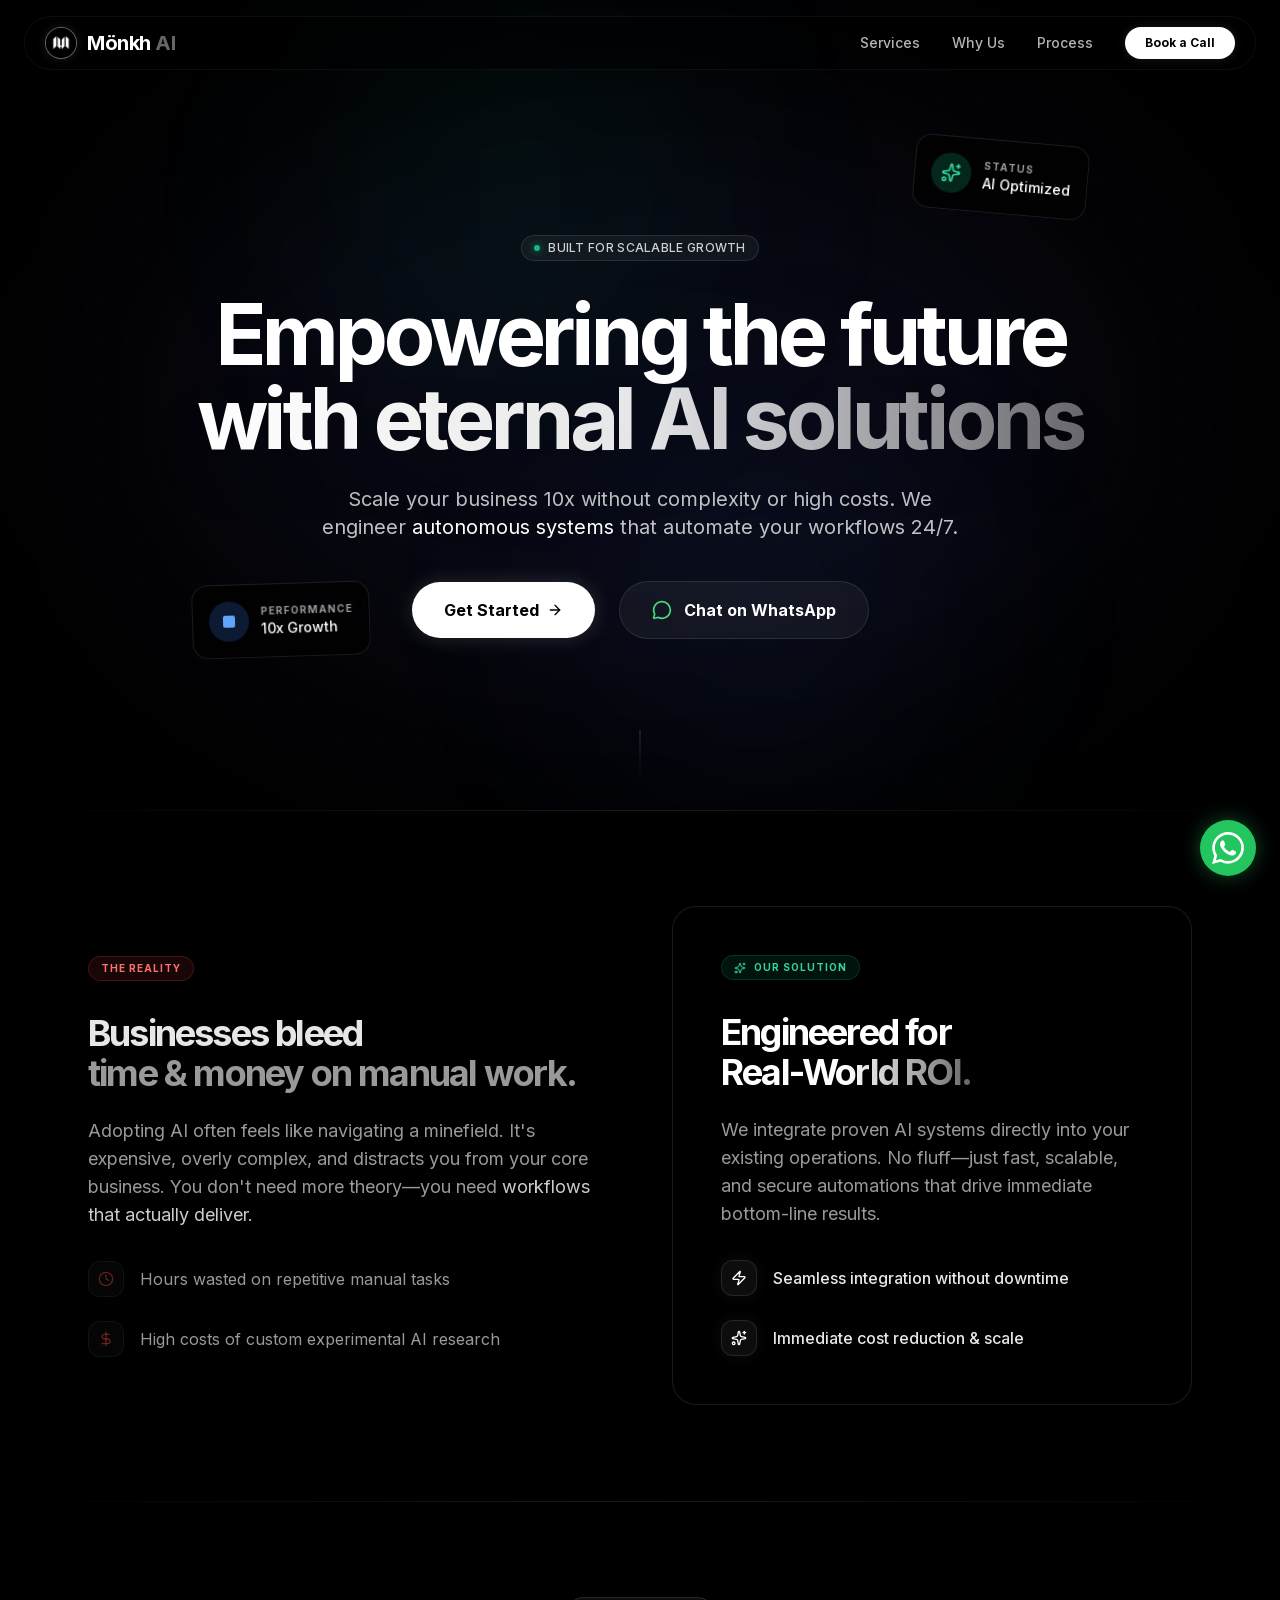
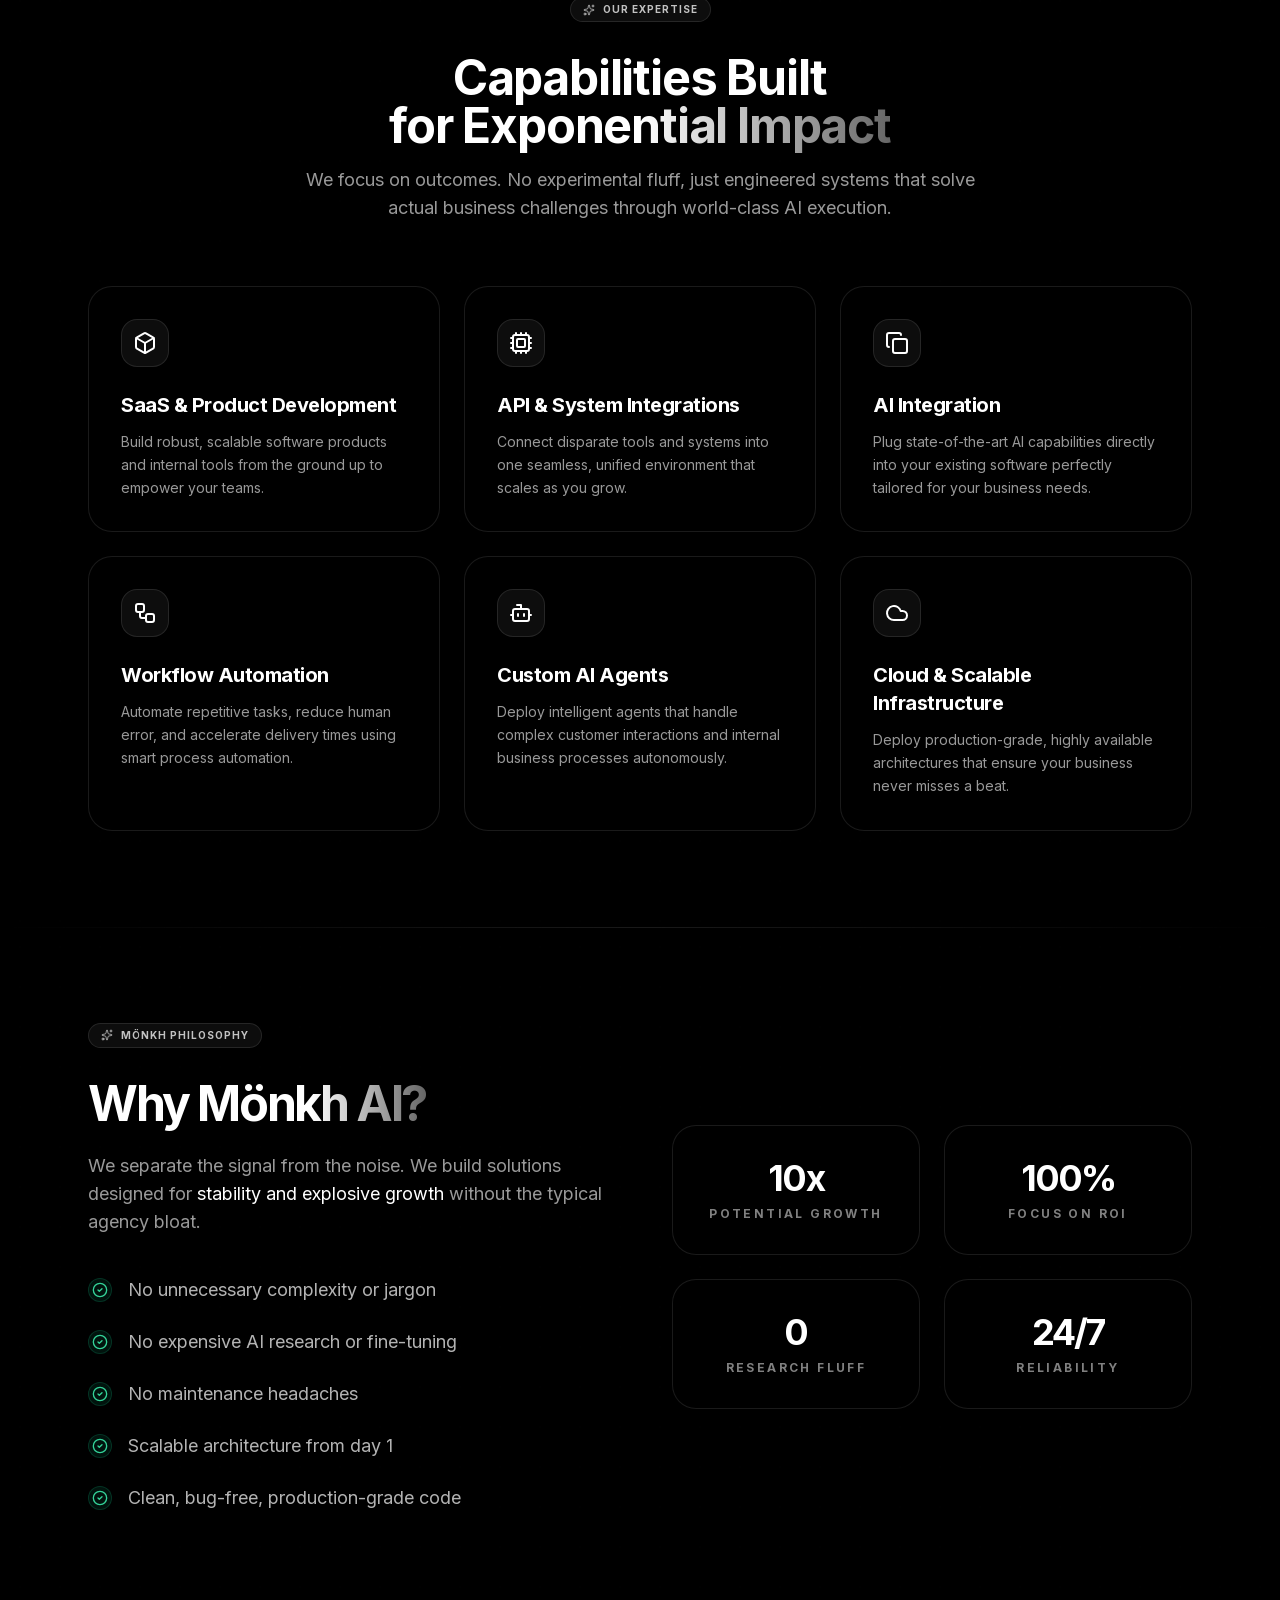
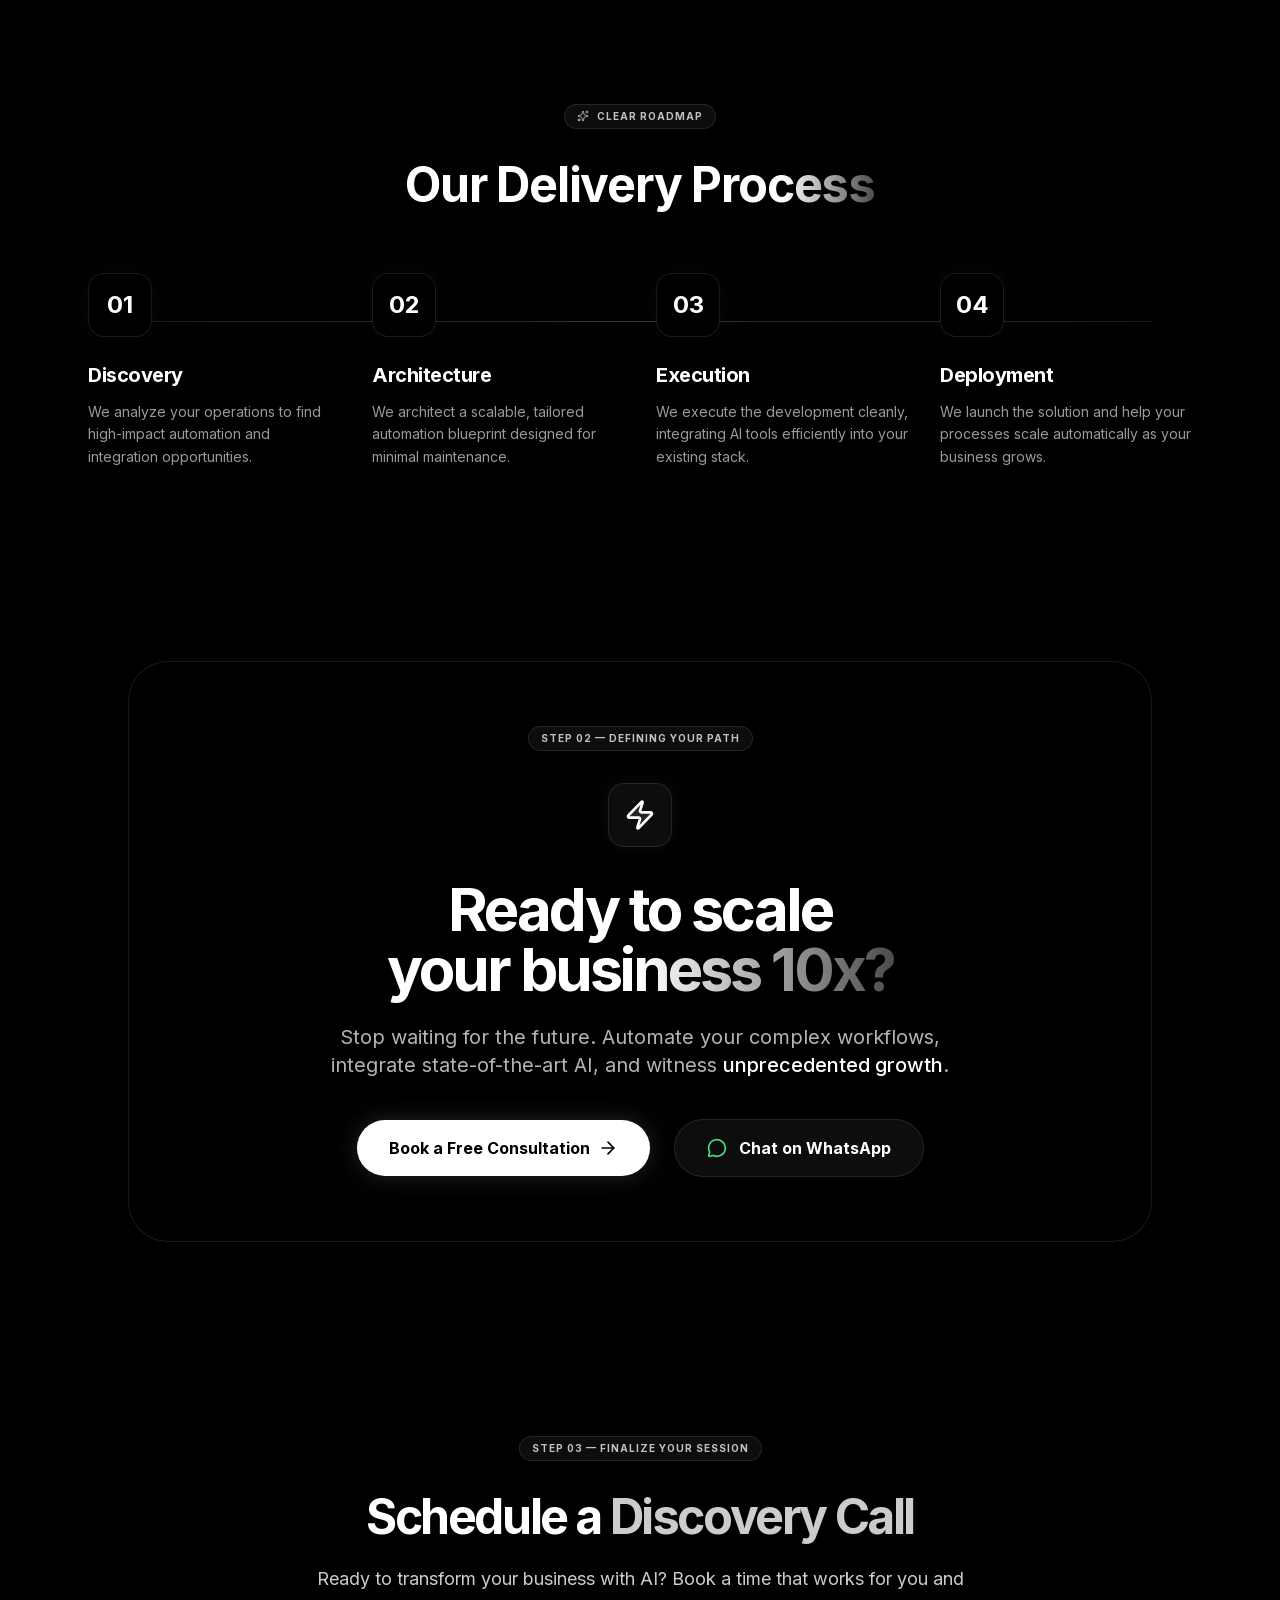
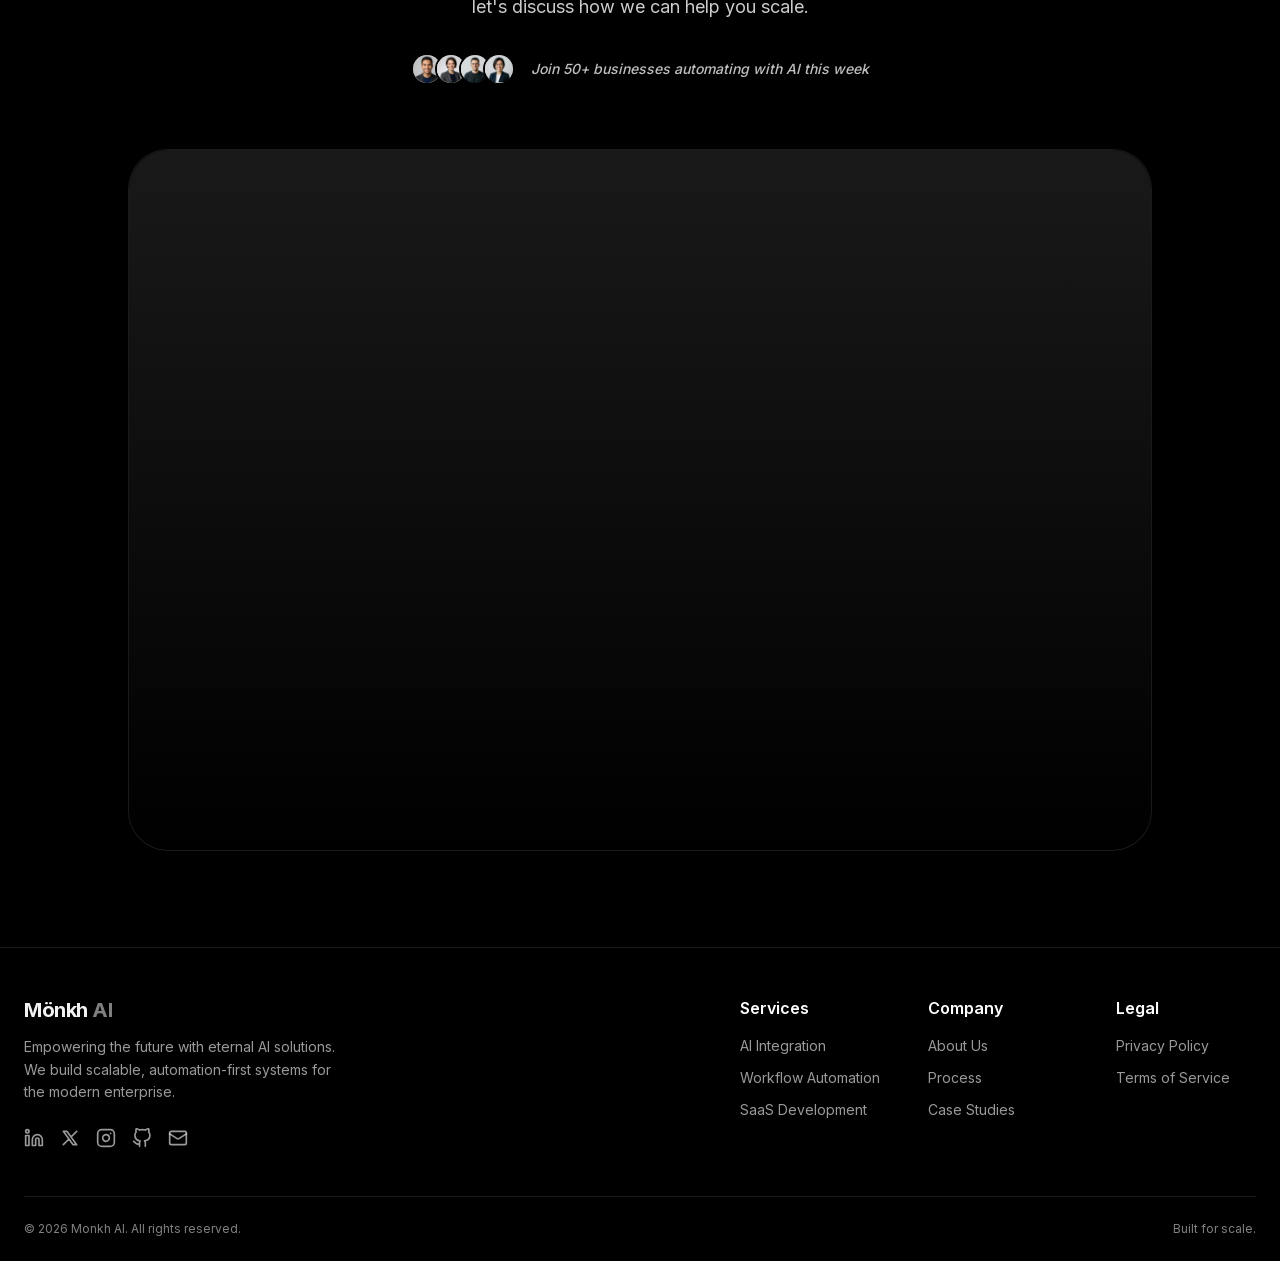
<file: index.html>
<!DOCTYPE html><html lang="en" class="dark scroll-smooth"><head><meta charSet="utf-8"/><meta name="viewport" content="width=device-width, initial-scale=1"/><link rel="preload" href="/_next/static/media/e4af272ccee01ff0-s.p.woff2" as="font" crossorigin="" type="font/woff2"/><link rel="preload" as="image" href="/logo.png" fetchPriority="high"/><link rel="stylesheet" href="/_next/static/css/9f9282ce581abae8.css" data-precedence="next"/><link rel="preload" as="script" fetchPriority="low" href="/_next/static/chunks/webpack-4326b1815af840c5.js"/><script src="/_next/static/chunks/2200cc46-c72b1df811a5d814.js" async=""></script><script src="/_next/static/chunks/945-401bb82b065c721c.js" async=""></script><script src="/_next/static/chunks/main-app-51d15d0430bbdc9d.js" async=""></script><script src="/_next/static/chunks/317-c1fdbd1c132d36c5.js" async=""></script><script src="/_next/static/chunks/app/page-57e74b62bac84078.js" async=""></script><script src="/_next/static/chunks/app/layout-94cbb38a02e4c87e.js" async=""></script><script src="/_next/static/chunks/498-469b314499298a1f.js" async=""></script><script src="/_next/static/chunks/app/not-found-1ea29a53d6d107c1.js" async=""></script><meta http-equiv="Content-Security-Policy" content="default-src &#x27;self&#x27;; script-src &#x27;self&#x27; &#x27;unsafe-inline&#x27; &#x27;unsafe-eval&#x27; https://www.googletagmanager.com https://www.google-analytics.com https://www.clarity.ms https://app.cal.com https://api.cal.com; style-src &#x27;self&#x27; &#x27;unsafe-inline&#x27; https://fonts.googleapis.com https://app.cal.com; img-src &#x27;self&#x27; data: blob: https://www.googletagmanager.com https://www.google-analytics.com https://www.clarity.ms https://app.cal.com; font-src &#x27;self&#x27; data: https://fonts.gstatic.com; connect-src &#x27;self&#x27; ws: wss: http: https: https://www.google-analytics.com https://stats.g.doubleclick.net https://www.clarity.ms https://api.cal.com; frame-src &#x27;self&#x27; https://app.cal.com; base-uri &#x27;self&#x27;; form-action &#x27;self&#x27;; object-src &#x27;none&#x27;;"/><meta http-equiv="X-Content-Type-Options" content="nosniff"/><meta http-equiv="X-Frame-Options" content="DENY"/><meta http-equiv="Referrer-Policy" content="strict-origin-when-cross-origin"/><meta http-equiv="Permissions-Policy" content="camera=(), microphone=(), geolocation=(), interest-cohort=()"/><meta http-equiv="Cross-Origin-Opener-Policy" content="same-origin"/><meta name="apple-mobile-web-app-capable" content="yes"/><meta name="apple-mobile-web-app-status-bar-style" content="black-translucent"/><meta name="theme-color" media="(prefers-color-scheme: light)" content="#000000"/><meta name="theme-color" media="(prefers-color-scheme: dark)" content="#000000"/><title>Monkh AI | Empowering the future with eternal AI solutions</title><meta name="description" content="Use AI to grow your business 10x without complexity or high costs. We automate workflows, integrate existing AI tools, and build scalable systems."/><meta name="application-name" content="Monkh AI"/><meta name="author" content="Monkh AI Team"/><link rel="manifest" href="/site.webmanifest" crossorigin="use-credentials"/><meta name="generator" content="Next.js"/><meta name="keywords" content="AI,Automation,Workflow,Business Growth,Monkh AI,Artificial Intelligence"/><meta name="referrer" content="origin-when-cross-origin"/><meta name="creator" content="Monkh AI"/><meta name="publisher" content="Monkh AI"/><meta name="robots" content="index, follow"/><meta name="googlebot" content="index, follow, max-video-preview:-1, max-image-preview:large, max-snippet:-1"/><link rel="canonical" href="https://monkhai.keyhub.in"/><meta property="og:title" content="Monkh AI | Empowering the future with eternal AI solutions"/><meta property="og:description" content="Use AI to grow your business 10x without complexity or high costs. We automate workflows, integrate existing AI tools, and build scalable systems."/><meta property="og:url" content="https://monkhai.keyhub.in"/><meta property="og:site_name" content="Monkh AI"/><meta property="og:locale" content="en_US"/><meta property="og:image" content="https://monkhai.keyhub.in/og-image.png"/><meta property="og:image:width" content="1200"/><meta property="og:image:height" content="630"/><meta property="og:image:alt" content="Monkh AI - Monkh AI | Empowering the future with eternal AI solutions"/><meta property="og:type" content="website"/><meta name="twitter:card" content="summary_large_image"/><meta name="twitter:creator" content="@monkhai"/><meta name="twitter:title" content="Monkh AI | Empowering the future with eternal AI solutions"/><meta name="twitter:description" content="Use AI to grow your business 10x without complexity or high costs. We automate workflows, integrate existing AI tools, and build scalable systems."/><meta name="twitter:image" content="https://monkhai.keyhub.in/og-image.png"/><link rel="shortcut icon" href="/favicon.ico"/><link rel="icon" href="/favicon-48x48.png" sizes="48x48" type="image/png"/><link rel="icon" href="/favicon-96x96.png" sizes="96x96" type="image/png"/><link rel="icon" href="/android-chrome-192x192.png" sizes="192x192" type="image/png"/><link rel="icon" href="/favicon-32x32.png" sizes="32x32" type="image/png"/><link rel="icon" href="/favicon-16x16.png" sizes="16x16" type="image/png"/><link rel="icon" href="/favicon.ico" sizes="any"/><link rel="apple-touch-icon" href="/apple-touch-icon.png" sizes="180x180" type="image/png"/><meta name="next-size-adjust"/><script type="application/ld+json">{"@context":"https://schema.org","@type":"Organization","name":"Monkh AI","url":"https://monkhai.keyhub.in/","logo":"https://monkhai.keyhub.in/logo.png","description":"Use AI to grow your business 10x without complexity or high costs. We automate workflows, integrate existing AI tools, and build scalable systems.","sameAs":["https://www.linkedin.com/company/monkhai","https://x.com/monkhaihq","https://instagram.com/monkhaihq","https://github.com/monkhaihq"]}</script><script type="application/ld+json">{"@context":"https://schema.org","@type":"WebSite","name":"Monkh AI","url":"https://monkhai.keyhub.in/","description":"Use AI to grow your business 10x without complexity or high costs. We automate workflows, integrate existing AI tools, and build scalable systems."}</script><script src="/_next/static/chunks/polyfills-42372ed130431b0a.js" noModule=""></script></head><body class="__variable_d8ebd1 font-sans antialiased bg-background text-foreground selection:bg-white/20"><noscript><iframe src="https://www.googletagmanager.com/ns.html?id=GTM-MVXX897N" height="0" width="0" style="display:none;visibility:hidden"></iframe></noscript><main class="min-h-screen bg-black relative overflow-hidden flex flex-col"><nav class="fixed top-0 left-0 right-0 z-50 transition-all duration-300 py-4"><div class="container mx-auto px-6 max-w-7xl"><div class="flex items-center justify-between transition-all duration-300 rounded-full px-5 py-2.5 bg-black/40 backdrop-blur-sm border border-white/5"><a href="#" class="flex items-center gap-2.5 text-xl font-bold tracking-tight group"><div class="relative w-8 h-8 rounded-full border border-white/40 shadow-[0_0_10px_rgba(255,255,255,0.1)] overflow-hidden bg-black flex-shrink-0"><img alt="Monkh AI Logo" fetchPriority="high" width="32" height="32" decoding="async" data-nimg="1" class="object-cover" style="color:transparent" src="/logo.png"/></div><span class="text-white">Mönkh <span class="text-white/40 group-hover:text-white/70 transition-colors">AI</span></span></a><div class="hidden md:flex items-center space-x-8"><a href="#services" class="text-sm font-medium text-white/70 hover:text-white transition-colors">Services</a><a href="#why-us" class="text-sm font-medium text-white/70 hover:text-white transition-colors">Why Us</a><a href="#process" class="text-sm font-medium text-white/70 hover:text-white transition-colors">Process</a><a href="#contact" class="px-5 py-2 rounded-full bg-white text-black text-xs font-bold hover:bg-neutral-200 transition-colors shadow-[0_0_10px_rgba(255,255,255,0.1)]">Book a Call</a></div><button class="md:hidden text-white w-10 h-10 flex items-center justify-center rounded-full bg-white/5 border border-white/10" aria-label="Toggle menu"><svg xmlns="http://www.w3.org/2000/svg" width="20" height="20" viewBox="0 0 24 24" fill="none" stroke="currentColor" stroke-width="2" stroke-linecap="round" stroke-linejoin="round" class="lucide lucide-menu" aria-hidden="true"><path d="M4 5h16"></path><path d="M4 12h16"></path><path d="M4 19h16"></path></svg></button></div></div></nav><div class="flex-grow"><section class="relative pt-32 pb-16 md:pt-40 md:pb-24 overflow-hidden flex flex-col items-center justify-center min-h-[90vh] bg-black"><div class="absolute inset-0 grid-pattern opacity-[0.15] pointer-events-none "></div><div class="absolute top-1/2 left-1/2 -translate-x-1/2 -translate-y-1/2 w-[1000px] h-[600px] bg-indigo-500/[0.08] rounded-[100%] blur-[120px] pointer-events-none opacity-50" style="opacity:0"></div><div class="absolute top-0 left-1/4 w-[400px] h-[400px] bg-emerald-500/[0.05] rounded-full blur-[100px] pointer-events-none animate-pulse"></div><div class="absolute bottom-0 right-1/4 w-[400px] h-[400px] bg-blue-500/[0.05] rounded-full blur-[100px] pointer-events-none animate-pulse"></div><div class="absolute top-40 right-[15%] hidden lg:block"><div class="glass p-4 rounded-2xl flex items-center gap-3 backdrop-blur-xl border-white/20"><div class="w-10 h-10 rounded-full bg-emerald-500/20 flex items-center justify-center"><svg xmlns="http://www.w3.org/2000/svg" width="24" height="24" viewBox="0 0 24 24" fill="none" stroke="currentColor" stroke-width="2" stroke-linecap="round" stroke-linejoin="round" class="lucide lucide-sparkles w-5 h-5 text-emerald-400" aria-hidden="true"><path d="M11.017 2.814a1 1 0 0 1 1.966 0l1.051 5.558a2 2 0 0 0 1.594 1.594l5.558 1.051a1 1 0 0 1 0 1.966l-5.558 1.051a2 2 0 0 0-1.594 1.594l-1.051 5.558a1 1 0 0 1-1.966 0l-1.051-5.558a2 2 0 0 0-1.594-1.594l-5.558-1.051a1 1 0 0 1 0-1.966l5.558-1.051a2 2 0 0 0 1.594-1.594z"></path><path d="M20 2v4"></path><path d="M22 4h-4"></path><circle cx="4" cy="20" r="2"></circle></svg></div><div><div class="text-[10px] text-white/60 uppercase tracking-widest font-bold">Status</div><div class="text-sm font-medium text-white">AI Optimized</div></div></div></div><div class="absolute bottom-40 left-[15%] hidden lg:block"><div class="glass p-4 rounded-2xl flex items-center gap-3 backdrop-blur-xl border-white/20"><div class="w-10 h-10 rounded-full bg-blue-500/20 flex items-center justify-center"><div class="w-3 h-3 bg-blue-400 rounded-sm animate-spin"></div></div><div><div class="text-[10px] text-white/60 uppercase tracking-widest font-bold">Performance</div><div class="text-sm font-medium text-white">10x Growth</div></div></div></div><div class="container px-6 relative z-10 max-w-5xl mx-auto flex flex-col items-center text-center"><div class="inline-flex items-center space-x-2 bg-white/5 border border-white/10 rounded-full px-3 py-1 mb-8 backdrop-blur-md" style="opacity:0;transform:translateY(20px)"><span class="w-1.5 h-1.5 rounded-full bg-emerald-500 animate-pulse shadow-[0_0_8px_rgba(16,185,129,0.8)]"></span><span class="text-[10px] md:text-xs font-medium text-white/80 tracking-wide uppercase">Built for scalable growth</span></div><h1 class="text-4xl md:text-6xl lg:text-[84px] font-bold tracking-tighter mb-6 leading-[0.95] text-white" style="opacity:0.1;transform:scale(0.98)">Empowering the future <br class="hidden md:block"/><span class="text-transparent bg-clip-text bg-gradient-to-r from-white via-white/90 to-white/40 drop-shadow-2xl">with eternal AI solutions</span></h1><p class="text-base md:text-xl text-white/75 max-w-2xl mb-10 leading-relaxed" style="opacity:0;transform:translateY(20px)">Scale your business 10x without complexity or high costs. We engineer <span class="text-white">autonomous systems</span> that automate your workflows 24/7.</p><div class="flex flex-col sm:flex-row items-center gap-6 w-full sm:w-auto" style="opacity:0;transform:translateY(20px)"><a href="#contact" class="relative w-full sm:w-auto px-8 py-4 rounded-full bg-white text-black font-bold text-base hover:scale-105 transition-all flex items-center justify-center gap-2 group overflow-hidden shadow-[0_0_20px_rgba(255,255,255,0.15)]"><span class="relative z-10">Get Started</span><svg xmlns="http://www.w3.org/2000/svg" width="24" height="24" viewBox="0 0 24 24" fill="none" stroke="currentColor" stroke-width="2" stroke-linecap="round" stroke-linejoin="round" class="lucide lucide-arrow-right w-4 h-4 group-hover:translate-x-1 transition-transform relative z-10" aria-hidden="true"><path d="M5 12h14"></path><path d="m12 5 7 7-7 7"></path></svg></a><a href="https://api.whatsapp.com/send/?phone=919589634071&amp;text=Hi%20M%C3%B6nkh%20AI%20Team%20%F0%9F%91%8B%2C%20I%E2%80%99m%20interested%20in%20your%20software%20development%20services.%20Let%E2%80%99s%20discuss%20my%20project!" target="_blank" rel="noopener noreferrer" class="w-full sm:w-auto px-8 py-4 rounded-full bg-white/5 text-white font-bold text-base hover:bg-white/10 border border-white/10 transition-all flex items-center justify-center gap-3 backdrop-blur-sm group"><svg xmlns="http://www.w3.org/2000/svg" width="24" height="24" viewBox="0 0 24 24" fill="none" stroke="currentColor" stroke-width="2" stroke-linecap="round" stroke-linejoin="round" class="lucide lucide-message-circle w-5 h-5 text-green-400 group-hover:scale-110 transition-transform" aria-hidden="true"><path d="M2.992 16.342a2 2 0 0 1 .094 1.167l-1.065 3.29a1 1 0 0 0 1.236 1.168l3.413-.998a2 2 0 0 1 1.099.092 10 10 0 1 0-4.777-4.719"></path></svg>Chat on WhatsApp</a></div></div><div class="absolute bottom-8 left-1/2 -translate-x-1/2 flex flex-col items-center gap-2" style="opacity:0"><div class="w-[1px] h-12 bg-gradient-to-b from-white/20 to-transparent"></div></div></section><section class="py-24 relative overflow-hidden bg-black"><div class="absolute inset-0 grid-pattern opacity-[0.05] pointer-events-none "></div><div class="absolute top-0 left-1/2 -translate-x-1/2 w-full h-[1px] bg-gradient-to-r from-transparent via-white/10 to-transparent"></div><div class="container mx-auto px-6 max-w-6xl relative z-10"><div class="grid md:grid-cols-2 gap-16 items-center"><div><div class="inline-flex items-center gap-2 px-3 py-1 rounded-full border text-[10px] font-bold uppercase tracking-widest mb-8 bg-red-500/10 border-red-500/20 text-red-400 ">The Reality</div><h2 class="text-3xl md:text-4xl font-bold mb-6 tracking-tighter leading-tight text-white/90">Businesses bleed <br/><span class="text-white/60">time &amp; money on manual work.</span></h2><p class="text-white/60 text-base md:text-lg mb-8 leading-relaxed">Adopting AI often feels like navigating a minefield. It&#x27;s expensive, overly complex, and distracts you from your core business. You don&#x27;t need more theory—you need <span class="text-white/80">workflows that actually deliver.</span></p><ul class="space-y-6"><li class="flex items-center gap-4 text-white/60"><div class="w-9 h-9 rounded-xl bg-white/[0.02] border border-white/[0.05] flex items-center justify-center"><svg xmlns="http://www.w3.org/2000/svg" width="24" height="24" viewBox="0 0 24 24" fill="none" stroke="currentColor" stroke-width="2" stroke-linecap="round" stroke-linejoin="round" class="lucide lucide-clock w-4 h-4 text-red-500/40" aria-hidden="true"><circle cx="12" cy="12" r="10"></circle><path d="M12 6v6l4 2"></path></svg></div><span class="text-base">Hours wasted on repetitive manual tasks</span></li><li class="flex items-center gap-4 text-white/60"><div class="w-9 h-9 rounded-xl bg-white/[0.02] border border-white/[0.05] flex items-center justify-center"><svg xmlns="http://www.w3.org/2000/svg" width="24" height="24" viewBox="0 0 24 24" fill="none" stroke="currentColor" stroke-width="2" stroke-linecap="round" stroke-linejoin="round" class="lucide lucide-dollar-sign w-4 h-4 text-red-500/40" aria-hidden="true"><line x1="12" x2="12" y1="2" y2="22"></line><path d="M17 5H9.5a3.5 3.5 0 0 0 0 7h5a3.5 3.5 0 0 1 0 7H6"></path></svg></div><span class="text-base">High costs of custom experimental AI research</span></li></ul></div><div class="relative"><div class="glass p-8 md:p-12 rounded-3xl border-white/10 relative overflow-hidden bg-black/60"><div class="inline-flex items-center gap-2 px-3 py-1 rounded-full border text-[10px] font-bold uppercase tracking-widest mb-8 bg-emerald-500/10 border-emerald-500/20 text-emerald-400 "><svg xmlns="http://www.w3.org/2000/svg" width="24" height="24" viewBox="0 0 24 24" fill="none" stroke="currentColor" stroke-width="2" stroke-linecap="round" stroke-linejoin="round" class="lucide lucide-sparkles w-3 h-3 text-emerald-400" aria-hidden="true"><path d="M11.017 2.814a1 1 0 0 1 1.966 0l1.051 5.558a2 2 0 0 0 1.594 1.594l5.558 1.051a1 1 0 0 1 0 1.966l-5.558 1.051a2 2 0 0 0-1.594 1.594l-1.051 5.558a1 1 0 0 1-1.966 0l-1.051-5.558a2 2 0 0 0-1.594-1.594l-5.558-1.051a1 1 0 0 1 0-1.966l5.558-1.051a2 2 0 0 0 1.594-1.594z"></path><path d="M20 2v4"></path><path d="M22 4h-4"></path><circle cx="4" cy="20" r="2"></circle></svg>Our Solution</div><h2 class="text-3xl md:text-4xl font-bold mb-6 tracking-tighter leading-tight text-white">Engineered for <br/><span class="text-transparent bg-clip-text bg-gradient-to-r from-white via-white to-white/40">Real-World ROI.</span></h2><p class="text-white/60 text-base md:text-lg mb-8 leading-relaxed">We integrate proven AI systems directly into your existing operations. No fluff—just fast, scalable, and secure automations that drive immediate bottom-line results.</p><ul class="space-y-6"><li class="flex items-center gap-4 text-white/90"><div class="w-9 h-9 rounded-xl bg-white/5 border border-white/10 flex items-center justify-center shadow-[0_0_15px_rgba(255,255,255,0.05)]"><svg xmlns="http://www.w3.org/2000/svg" width="24" height="24" viewBox="0 0 24 24" fill="none" stroke="currentColor" stroke-width="2" stroke-linecap="round" stroke-linejoin="round" class="lucide lucide-zap w-4 h-4 text-white" aria-hidden="true"><path d="M4 14a1 1 0 0 1-.78-1.63l9.9-10.2a.5.5 0 0 1 .86.46l-1.92 6.02A1 1 0 0 0 13 10h7a1 1 0 0 1 .78 1.63l-9.9 10.2a.5.5 0 0 1-.86-.46l1.92-6.02A1 1 0 0 0 11 14z"></path></svg></div><span class="text-base font-medium">Seamless integration without downtime</span></li><li class="flex items-center gap-4 text-white/90"><div class="w-9 h-9 rounded-xl bg-white/5 border border-white/10 flex items-center justify-center shadow-[0_0_15px_rgba(255,255,255,0.05)]"><svg xmlns="http://www.w3.org/2000/svg" width="24" height="24" viewBox="0 0 24 24" fill="none" stroke="currentColor" stroke-width="2" stroke-linecap="round" stroke-linejoin="round" class="lucide lucide-sparkles w-4 h-4 text-white" aria-hidden="true"><path d="M11.017 2.814a1 1 0 0 1 1.966 0l1.051 5.558a2 2 0 0 0 1.594 1.594l5.558 1.051a1 1 0 0 1 0 1.966l-5.558 1.051a2 2 0 0 0-1.594 1.594l-1.051 5.558a1 1 0 0 1-1.966 0l-1.051-5.558a2 2 0 0 0-1.594-1.594l-5.558-1.051a1 1 0 0 1 0-1.966l5.558-1.051a2 2 0 0 0 1.594-1.594z"></path><path d="M20 2v4"></path><path d="M22 4h-4"></path><circle cx="4" cy="20" r="2"></circle></svg></div><span class="text-base font-medium">Immediate cost reduction &amp; scale</span></li></ul></div></div></div></div></section><section id="services" class="py-24 relative overflow-hidden bg-black"><div class="absolute inset-0 grid-pattern opacity-[0.05] pointer-events-none "></div><div class="absolute top-0 left-1/2 -translate-x-1/2 w-full h-[1px] bg-gradient-to-r from-transparent via-white/10 to-transparent"></div><div class="container mx-auto px-6 max-w-6xl relative z-10"><div class="text-center mb-16 max-w-2xl mx-auto"><div class="inline-flex items-center gap-2 px-3 py-1 rounded-full border text-[10px] font-bold uppercase tracking-widest mb-8 bg-white/5 border-white/10 text-white/75 "><svg xmlns="http://www.w3.org/2000/svg" width="24" height="24" viewBox="0 0 24 24" fill="none" stroke="currentColor" stroke-width="2" stroke-linecap="round" stroke-linejoin="round" class="lucide lucide-sparkles w-3 h-3 text-white/60" aria-hidden="true"><path d="M11.017 2.814a1 1 0 0 1 1.966 0l1.051 5.558a2 2 0 0 0 1.594 1.594l5.558 1.051a1 1 0 0 1 0 1.966l-5.558 1.051a2 2 0 0 0-1.594 1.594l-1.051 5.558a1 1 0 0 1-1.966 0l-1.051-5.558a2 2 0 0 0-1.594-1.594l-5.558-1.051a1 1 0 0 1 0-1.966l5.558-1.051a2 2 0 0 0 1.594-1.594z"></path><path d="M20 2v4"></path><path d="M22 4h-4"></path><circle cx="4" cy="20" r="2"></circle></svg>Our Expertise</div><h2 class="text-3xl md:text-5xl font-bold mb-4 tracking-tight text-white">Capabilities Built <br/><span class="text-transparent bg-clip-text bg-gradient-to-r from-white via-white to-white/40">for Exponential Impact</span></h2><p class="text-white/60 text-base md:text-lg leading-relaxed">We focus on outcomes. No experimental fluff, just engineered systems that solve actual business challenges through world-class AI execution.</p></div><div class="grid md:grid-cols-2 lg:grid-cols-3 gap-6"><div class="group relative glass p-8 rounded-3xl transition-colors duration-300 border-white/[0.08] hover:border-white/20 hover:bg-white/[0.04] overflow-hidden bg-black/60"><div class="relative z-10"><div class="w-12 h-12 rounded-2xl bg-white/5 border border-white/10 flex items-center justify-center mb-6 transition-colors group-hover:bg-white/10"><svg xmlns="http://www.w3.org/2000/svg" width="24" height="24" viewBox="0 0 24 24" fill="none" stroke="currentColor" stroke-width="2" stroke-linecap="round" stroke-linejoin="round" class="lucide lucide-box w-6 h-6 text-white" aria-hidden="true"><path d="M21 8a2 2 0 0 0-1-1.73l-7-4a2 2 0 0 0-2 0l-7 4A2 2 0 0 0 3 8v8a2 2 0 0 0 1 1.73l7 4a2 2 0 0 0 2 0l7-4A2 2 0 0 0 21 16Z"></path><path d="m3.3 7 8.7 5 8.7-5"></path><path d="M12 22V12"></path></svg></div><h3 class="text-xl font-bold mb-3 text-white tracking-tight">SaaS &amp; Product Development</h3><p class="text-white/60 group-hover:text-white/80 leading-relaxed text-sm transition-colors">Build robust, scalable software products and internal tools from the ground up to empower your teams.</p></div><div class="absolute bottom-0 left-0 right-0 h-1 bg-gradient-to-r from-transparent via-white/20 to-transparent opacity-0 group-hover:opacity-100 transition-opacity"></div></div><div class="group relative glass p-8 rounded-3xl transition-colors duration-300 border-white/[0.08] hover:border-white/20 hover:bg-white/[0.04] overflow-hidden bg-black/60"><div class="relative z-10"><div class="w-12 h-12 rounded-2xl bg-white/5 border border-white/10 flex items-center justify-center mb-6 transition-colors group-hover:bg-white/10"><svg xmlns="http://www.w3.org/2000/svg" width="24" height="24" viewBox="0 0 24 24" fill="none" stroke="currentColor" stroke-width="2" stroke-linecap="round" stroke-linejoin="round" class="lucide lucide-cpu w-6 h-6 text-white" aria-hidden="true"><path d="M12 20v2"></path><path d="M12 2v2"></path><path d="M17 20v2"></path><path d="M17 2v2"></path><path d="M2 12h2"></path><path d="M2 17h2"></path><path d="M2 7h2"></path><path d="M20 12h2"></path><path d="M20 17h2"></path><path d="M20 7h2"></path><path d="M7 20v2"></path><path d="M7 2v2"></path><rect x="4" y="4" width="16" height="16" rx="2"></rect><rect x="8" y="8" width="8" height="8" rx="1"></rect></svg></div><h3 class="text-xl font-bold mb-3 text-white tracking-tight">API &amp; System Integrations</h3><p class="text-white/60 group-hover:text-white/80 leading-relaxed text-sm transition-colors">Connect disparate tools and systems into one seamless, unified environment that scales as you grow.</p></div><div class="absolute bottom-0 left-0 right-0 h-1 bg-gradient-to-r from-transparent via-white/20 to-transparent opacity-0 group-hover:opacity-100 transition-opacity"></div></div><div class="group relative glass p-8 rounded-3xl transition-colors duration-300 border-white/[0.08] hover:border-white/20 hover:bg-white/[0.04] overflow-hidden bg-black/60"><div class="relative z-10"><div class="w-12 h-12 rounded-2xl bg-white/5 border border-white/10 flex items-center justify-center mb-6 transition-colors group-hover:bg-white/10"><svg xmlns="http://www.w3.org/2000/svg" width="24" height="24" viewBox="0 0 24 24" fill="none" stroke="currentColor" stroke-width="2" stroke-linecap="round" stroke-linejoin="round" class="lucide lucide-copy w-6 h-6 text-white" aria-hidden="true"><rect width="14" height="14" x="8" y="8" rx="2" ry="2"></rect><path d="M4 16c-1.1 0-2-.9-2-2V4c0-1.1.9-2 2-2h10c1.1 0 2 .9 2 2"></path></svg></div><h3 class="text-xl font-bold mb-3 text-white tracking-tight">AI Integration</h3><p class="text-white/60 group-hover:text-white/80 leading-relaxed text-sm transition-colors">Plug state-of-the-art AI capabilities directly into your existing software perfectly tailored for your business needs.</p></div><div class="absolute bottom-0 left-0 right-0 h-1 bg-gradient-to-r from-transparent via-white/20 to-transparent opacity-0 group-hover:opacity-100 transition-opacity"></div></div><div class="group relative glass p-8 rounded-3xl transition-colors duration-300 border-white/[0.08] hover:border-white/20 hover:bg-white/[0.04] overflow-hidden bg-black/60"><div class="relative z-10"><div class="w-12 h-12 rounded-2xl bg-white/5 border border-white/10 flex items-center justify-center mb-6 transition-colors group-hover:bg-white/10"><svg xmlns="http://www.w3.org/2000/svg" width="24" height="24" viewBox="0 0 24 24" fill="none" stroke="currentColor" stroke-width="2" stroke-linecap="round" stroke-linejoin="round" class="lucide lucide-workflow w-6 h-6 text-white" aria-hidden="true"><rect width="8" height="8" x="3" y="3" rx="2"></rect><path d="M7 11v4a2 2 0 0 0 2 2h4"></path><rect width="8" height="8" x="13" y="13" rx="2"></rect></svg></div><h3 class="text-xl font-bold mb-3 text-white tracking-tight">Workflow Automation</h3><p class="text-white/60 group-hover:text-white/80 leading-relaxed text-sm transition-colors">Automate repetitive tasks, reduce human error, and accelerate delivery times using smart process automation.</p></div><div class="absolute bottom-0 left-0 right-0 h-1 bg-gradient-to-r from-transparent via-white/20 to-transparent opacity-0 group-hover:opacity-100 transition-opacity"></div></div><div class="group relative glass p-8 rounded-3xl transition-colors duration-300 border-white/[0.08] hover:border-white/20 hover:bg-white/[0.04] overflow-hidden bg-black/60"><div class="relative z-10"><div class="w-12 h-12 rounded-2xl bg-white/5 border border-white/10 flex items-center justify-center mb-6 transition-colors group-hover:bg-white/10"><svg xmlns="http://www.w3.org/2000/svg" width="24" height="24" viewBox="0 0 24 24" fill="none" stroke="currentColor" stroke-width="2" stroke-linecap="round" stroke-linejoin="round" class="lucide lucide-bot w-6 h-6 text-white" aria-hidden="true"><path d="M12 8V4H8"></path><rect width="16" height="12" x="4" y="8" rx="2"></rect><path d="M2 14h2"></path><path d="M20 14h2"></path><path d="M15 13v2"></path><path d="M9 13v2"></path></svg></div><h3 class="text-xl font-bold mb-3 text-white tracking-tight">Custom AI Agents</h3><p class="text-white/60 group-hover:text-white/80 leading-relaxed text-sm transition-colors">Deploy intelligent agents that handle complex customer interactions and internal business processes autonomously.</p></div><div class="absolute bottom-0 left-0 right-0 h-1 bg-gradient-to-r from-transparent via-white/20 to-transparent opacity-0 group-hover:opacity-100 transition-opacity"></div></div><div class="group relative glass p-8 rounded-3xl transition-colors duration-300 border-white/[0.08] hover:border-white/20 hover:bg-white/[0.04] overflow-hidden bg-black/60"><div class="relative z-10"><div class="w-12 h-12 rounded-2xl bg-white/5 border border-white/10 flex items-center justify-center mb-6 transition-colors group-hover:bg-white/10"><svg xmlns="http://www.w3.org/2000/svg" width="24" height="24" viewBox="0 0 24 24" fill="none" stroke="currentColor" stroke-width="2" stroke-linecap="round" stroke-linejoin="round" class="lucide lucide-cloud w-6 h-6 text-white" aria-hidden="true"><path d="M17.5 19H9a7 7 0 1 1 6.71-9h1.79a4.5 4.5 0 1 1 0 9Z"></path></svg></div><h3 class="text-xl font-bold mb-3 text-white tracking-tight">Cloud &amp; Scalable Infrastructure</h3><p class="text-white/60 group-hover:text-white/80 leading-relaxed text-sm transition-colors">Deploy production-grade, highly available architectures that ensure your business never misses a beat.</p></div><div class="absolute bottom-0 left-0 right-0 h-1 bg-gradient-to-r from-transparent via-white/20 to-transparent opacity-0 group-hover:opacity-100 transition-opacity"></div></div></div></div></section><section id="why-us" class="py-24 relative overflow-hidden bg-black"><div class="absolute inset-0 grid-pattern opacity-[0.05] pointer-events-none "></div><div class="absolute top-0 left-1/2 -translate-x-1/2 w-full h-[1px] bg-gradient-to-r from-transparent via-white/10 to-transparent"></div><div class="container mx-auto px-6 max-w-6xl relative z-10"><div class="grid lg:grid-cols-2 gap-16 items-center"><div><div class="inline-flex items-center gap-2 px-3 py-1 rounded-full border text-[10px] font-bold uppercase tracking-widest mb-8 bg-white/5 border-white/10 text-white/75 "><svg xmlns="http://www.w3.org/2000/svg" width="24" height="24" viewBox="0 0 24 24" fill="none" stroke="currentColor" stroke-width="2" stroke-linecap="round" stroke-linejoin="round" class="lucide lucide-sparkles w-3 h-3 text-white/60" aria-hidden="true"><path d="M11.017 2.814a1 1 0 0 1 1.966 0l1.051 5.558a2 2 0 0 0 1.594 1.594l5.558 1.051a1 1 0 0 1 0 1.966l-5.558 1.051a2 2 0 0 0-1.594 1.594l-1.051 5.558a1 1 0 0 1-1.966 0l-1.051-5.558a2 2 0 0 0-1.594-1.594l-5.558-1.051a1 1 0 0 1 0-1.966l5.558-1.051a2 2 0 0 0 1.594-1.594z"></path><path d="M20 2v4"></path><path d="M22 4h-4"></path><circle cx="4" cy="20" r="2"></circle></svg>Mönkh Philosophy</div><h2 class="text-3xl md:text-5xl font-bold mb-6 tracking-tighter leading-tight text-white">Why <span class="text-transparent bg-clip-text bg-gradient-to-r from-white via-white to-white/40">Mönkh AI?</span></h2><p class="text-white/60 text-base md:text-lg mb-10 max-w-xl leading-relaxed">We separate the signal from the noise. We build solutions designed for <span class="text-white">stability and explosive growth</span> without the typical agency bloat.</p><ul class="space-y-6"><li class="flex items-center gap-4 text-lg"><div class="w-6 h-6 rounded-full bg-emerald-500/10 border border-emerald-500/20 flex items-center justify-center"><svg xmlns="http://www.w3.org/2000/svg" width="24" height="24" viewBox="0 0 24 24" fill="none" stroke="currentColor" stroke-width="2" stroke-linecap="round" stroke-linejoin="round" class="lucide lucide-circle-check w-4 h-4 text-emerald-400 shrink-0" aria-hidden="true"><circle cx="12" cy="12" r="10"></circle><path d="m9 12 2 2 4-4"></path></svg></div><span class="text-white/70">No unnecessary complexity or jargon</span></li><li class="flex items-center gap-4 text-lg"><div class="w-6 h-6 rounded-full bg-emerald-500/10 border border-emerald-500/20 flex items-center justify-center"><svg xmlns="http://www.w3.org/2000/svg" width="24" height="24" viewBox="0 0 24 24" fill="none" stroke="currentColor" stroke-width="2" stroke-linecap="round" stroke-linejoin="round" class="lucide lucide-circle-check w-4 h-4 text-emerald-400 shrink-0" aria-hidden="true"><circle cx="12" cy="12" r="10"></circle><path d="m9 12 2 2 4-4"></path></svg></div><span class="text-white/70">No expensive AI research or fine-tuning</span></li><li class="flex items-center gap-4 text-lg"><div class="w-6 h-6 rounded-full bg-emerald-500/10 border border-emerald-500/20 flex items-center justify-center"><svg xmlns="http://www.w3.org/2000/svg" width="24" height="24" viewBox="0 0 24 24" fill="none" stroke="currentColor" stroke-width="2" stroke-linecap="round" stroke-linejoin="round" class="lucide lucide-circle-check w-4 h-4 text-emerald-400 shrink-0" aria-hidden="true"><circle cx="12" cy="12" r="10"></circle><path d="m9 12 2 2 4-4"></path></svg></div><span class="text-white/70">No maintenance headaches</span></li><li class="flex items-center gap-4 text-lg"><div class="w-6 h-6 rounded-full bg-emerald-500/10 border border-emerald-500/20 flex items-center justify-center"><svg xmlns="http://www.w3.org/2000/svg" width="24" height="24" viewBox="0 0 24 24" fill="none" stroke="currentColor" stroke-width="2" stroke-linecap="round" stroke-linejoin="round" class="lucide lucide-circle-check w-4 h-4 text-emerald-400 shrink-0" aria-hidden="true"><circle cx="12" cy="12" r="10"></circle><path d="m9 12 2 2 4-4"></path></svg></div><span class="text-white/70">Scalable architecture from day 1</span></li><li class="flex items-center gap-4 text-lg"><div class="w-6 h-6 rounded-full bg-emerald-500/10 border border-emerald-500/20 flex items-center justify-center"><svg xmlns="http://www.w3.org/2000/svg" width="24" height="24" viewBox="0 0 24 24" fill="none" stroke="currentColor" stroke-width="2" stroke-linecap="round" stroke-linejoin="round" class="lucide lucide-circle-check w-4 h-4 text-emerald-400 shrink-0" aria-hidden="true"><circle cx="12" cy="12" r="10"></circle><path d="m9 12 2 2 4-4"></path></svg></div><span class="text-white/70">Clean, bug-free, production-grade code</span></li></ul></div><div class="grid grid-cols-2 gap-6"><div class="group glass p-6 md:p-8 rounded-3xl flex flex-col items-center justify-center text-center border-white/[0.08] hover:border-white/20 hover:bg-white/[0.03] transition-colors relative overflow-hidden bg-black/60"><div class="text-3xl md:text-4xl font-bold text-white mb-2 tracking-tighter">10x</div><div class="text-xs font-bold text-white/50 uppercase tracking-[0.2em] group-hover:text-white/70 transition-colors">Potential Growth</div></div><div class="group glass p-6 md:p-8 rounded-3xl flex flex-col items-center justify-center text-center border-white/[0.08] hover:border-white/20 hover:bg-white/[0.03] transition-colors relative overflow-hidden bg-black/60"><div class="text-3xl md:text-4xl font-bold text-white mb-2 tracking-tighter">100%</div><div class="text-xs font-bold text-white/50 uppercase tracking-[0.2em] group-hover:text-white/70 transition-colors">Focus on ROI</div></div><div class="group glass p-6 md:p-8 rounded-3xl flex flex-col items-center justify-center text-center border-white/[0.08] hover:border-white/20 hover:bg-white/[0.03] transition-colors relative overflow-hidden bg-black/60"><div class="text-3xl md:text-4xl font-bold text-white mb-2 tracking-tighter">0</div><div class="text-xs font-bold text-white/50 uppercase tracking-[0.2em] group-hover:text-white/70 transition-colors">Research Fluff</div></div><div class="group glass p-6 md:p-8 rounded-3xl flex flex-col items-center justify-center text-center border-white/[0.08] hover:border-white/20 hover:bg-white/[0.03] transition-colors relative overflow-hidden bg-black/60"><div class="text-3xl md:text-4xl font-bold text-white mb-2 tracking-tighter">24/7</div><div class="text-xs font-bold text-white/50 uppercase tracking-[0.2em] group-hover:text-white/70 transition-colors">Reliability</div></div></div></div></div></section><section id="process" class="py-24 relative overflow-hidden bg-black"><div class="absolute inset-0 grid-pattern opacity-[0.05] pointer-events-none "></div><div class="container mx-auto px-6 max-w-6xl relative z-10"><div class="text-center mb-16"><div class="inline-flex items-center gap-2 px-3 py-1 rounded-full border text-[10px] font-bold uppercase tracking-widest mb-8 bg-white/5 border-white/10 text-white/75 "><svg xmlns="http://www.w3.org/2000/svg" width="24" height="24" viewBox="0 0 24 24" fill="none" stroke="currentColor" stroke-width="2" stroke-linecap="round" stroke-linejoin="round" class="lucide lucide-sparkles w-3 h-3 text-white/60" aria-hidden="true"><path d="M11.017 2.814a1 1 0 0 1 1.966 0l1.051 5.558a2 2 0 0 0 1.594 1.594l5.558 1.051a1 1 0 0 1 0 1.966l-5.558 1.051a2 2 0 0 0-1.594 1.594l-1.051 5.558a1 1 0 0 1-1.966 0l-1.051-5.558a2 2 0 0 0-1.594-1.594l-5.558-1.051a1 1 0 0 1 0-1.966l5.558-1.051a2 2 0 0 0 1.594-1.594z"></path><path d="M20 2v4"></path><path d="M22 4h-4"></path><circle cx="4" cy="20" r="2"></circle></svg>Clear Roadmap</div><h2 class="text-3xl md:text-5xl font-bold mb-6 tracking-tight text-white">Our Delivery <span class="text-transparent bg-clip-text bg-gradient-to-r from-white via-white to-white/30">Process</span></h2></div><div class="grid md:grid-cols-4 gap-8 relative"><div class="hidden md:block absolute top-12 left-10 right-10 h-[1px] bg-gradient-to-r from-white/10 via-white/20 to-white/10"></div><div class="relative z-10 flex flex-col items-center md:items-start text-center md:text-left group"><div class="w-16 h-16 rounded-2xl glass flex items-center justify-center text-2xl font-bold text-white mb-6 border-white/10 group-hover:border-white/30 group-hover:bg-white/[0.08] transition-colors bg-black/80 shadow-[0_0_20px_rgba(255,255,255,0.03)]"><span>01</span></div><h3 class="text-xl font-bold mb-3 text-white tracking-tight">Discovery</h3><p class="text-white/60 group-hover:text-white/80 transition-colors leading-relaxed text-sm">We analyze your operations to find high-impact automation and integration opportunities.</p></div><div class="relative z-10 flex flex-col items-center md:items-start text-center md:text-left group"><div class="w-16 h-16 rounded-2xl glass flex items-center justify-center text-2xl font-bold text-white mb-6 border-white/10 group-hover:border-white/30 group-hover:bg-white/[0.08] transition-colors bg-black/80 shadow-[0_0_20px_rgba(255,255,255,0.03)]"><span>02</span></div><h3 class="text-xl font-bold mb-3 text-white tracking-tight">Architecture</h3><p class="text-white/60 group-hover:text-white/80 transition-colors leading-relaxed text-sm">We architect a scalable, tailored automation blueprint designed for minimal maintenance.</p></div><div class="relative z-10 flex flex-col items-center md:items-start text-center md:text-left group"><div class="w-16 h-16 rounded-2xl glass flex items-center justify-center text-2xl font-bold text-white mb-6 border-white/10 group-hover:border-white/30 group-hover:bg-white/[0.08] transition-colors bg-black/80 shadow-[0_0_20px_rgba(255,255,255,0.03)]"><span>03</span></div><h3 class="text-xl font-bold mb-3 text-white tracking-tight">Execution</h3><p class="text-white/60 group-hover:text-white/80 transition-colors leading-relaxed text-sm">We execute the development cleanly, integrating AI tools efficiently into your existing stack.</p></div><div class="relative z-10 flex flex-col items-center md:items-start text-center md:text-left group"><div class="w-16 h-16 rounded-2xl glass flex items-center justify-center text-2xl font-bold text-white mb-6 border-white/10 group-hover:border-white/30 group-hover:bg-white/[0.08] transition-colors bg-black/80 shadow-[0_0_20px_rgba(255,255,255,0.03)]"><span>04</span></div><h3 class="text-xl font-bold mb-3 text-white tracking-tight">Deployment</h3><p class="text-white/60 group-hover:text-white/80 transition-colors leading-relaxed text-sm">We launch the solution and help your processes scale automatically as your business grows.</p></div></div></div></section><section id="contact" class="py-24 relative overflow-hidden bg-black scroll-mt-24"><div class="absolute inset-0 grid-pattern opacity-[0.05] pointer-events-none "></div><div class="container mx-auto px-6 relative z-10"><div class="relative glass rounded-[2.5rem] p-10 md:p-16 text-center max-w-5xl mx-auto border-white/10 overflow-hidden bg-black/80 shadow-[0_0_50px_rgba(0,0,0,0.8)]"><div class="flex flex-col items-center mb-8"><div class="inline-flex items-center gap-2 px-3 py-1 rounded-full border text-[10px] font-bold uppercase tracking-widest mb-8 bg-white/5 border-white/10 text-white/75 mb-4">Step 02 — Defining Your Path</div><div class="w-16 h-16 rounded-2xl bg-white/5 border border-white/10 flex items-center justify-center shadow-[0_0_20px_rgba(255,255,255,0.05)]"><svg xmlns="http://www.w3.org/2000/svg" width="24" height="24" viewBox="0 0 24 24" fill="none" stroke="currentColor" stroke-width="2" stroke-linecap="round" stroke-linejoin="round" class="lucide lucide-zap w-8 h-8 text-white fill-white/10" aria-hidden="true"><path d="M4 14a1 1 0 0 1-.78-1.63l9.9-10.2a.5.5 0 0 1 .86.46l-1.92 6.02A1 1 0 0 0 13 10h7a1 1 0 0 1 .78 1.63l-9.9 10.2a.5.5 0 0 1-.86-.46l1.92-6.02A1 1 0 0 0 11 14z"></path></svg></div></div><h2 class="text-4xl md:text-6xl font-bold mb-6 tracking-tighter leading-tight text-white">Ready to scale <br/><span class="text-transparent bg-clip-text bg-gradient-to-r from-white via-white to-white/30">your business 10x?</span></h2><p class="text-base md:text-xl text-white/70 mb-10 max-w-2xl mx-auto leading-relaxed">Stop waiting for the future. Automate your complex workflows, integrate state-of-the-art AI, and witness <span class="text-white font-medium">unprecedented growth</span>.</p><div class="flex flex-col sm:flex-row items-center justify-center gap-6"><a href="#booking" class="w-full sm:w-auto px-8 py-4 rounded-full bg-white text-black font-bold text-base hover:bg-neutral-200 transition-colors flex items-center justify-center gap-2 shadow-[0_0_25px_rgba(255,255,255,0.15)]"><span>Book a Free Consultation</span><svg xmlns="http://www.w3.org/2000/svg" width="24" height="24" viewBox="0 0 24 24" fill="none" stroke="currentColor" stroke-width="2" stroke-linecap="round" stroke-linejoin="round" class="lucide lucide-arrow-right w-5 h-5" aria-hidden="true"><path d="M5 12h14"></path><path d="m12 5 7 7-7 7"></path></svg></a><a href="https://api.whatsapp.com/send/?phone=919589634071&amp;text=Hi%20M%C3%B6nkh%20AI%20Team%20%F0%9F%91%8B%2C%20I%E2%80%99m%20interested%20in%20your%20software%20development%20services.%20Let%E2%80%99s%20discuss%20my%20project!" target="_blank" rel="noopener noreferrer" class="w-full sm:w-auto px-8 py-4 rounded-full bg-white/5 text-white font-bold text-base hover:bg-white/10 border border-white/10 transition-colors flex items-center justify-center gap-3 backdrop-blur-md"><svg xmlns="http://www.w3.org/2000/svg" width="24" height="24" viewBox="0 0 24 24" fill="none" stroke="currentColor" stroke-width="2" stroke-linecap="round" stroke-linejoin="round" class="lucide lucide-message-circle w-5 h-5 text-green-400" aria-hidden="true"><path d="M2.992 16.342a2 2 0 0 1 .094 1.167l-1.065 3.29a1 1 0 0 0 1.236 1.168l3.413-.998a2 2 0 0 1 1.099.092 10 10 0 1 0-4.777-4.719"></path></svg>Chat on WhatsApp</a></div></div></div></section><section id="booking" class="py-24 relative overflow-hidden bg-black"><div class="container mx-auto px-6 relative z-10"><div class="text-center max-w-4xl mx-auto mb-16"><div class="inline-flex items-center gap-2 px-3 py-1 rounded-full border text-[10px] font-bold uppercase tracking-widest mb-8 bg-white/5 border-white/10 text-white/75 mb-4">Step 03 — Finalize Your Session</div><h2 class="text-4xl md:text-5xl font-bold mb-6 tracking-tighter text-white">Schedule a <span class="text-white/80">Discovery Call</span></h2><p class="text-lg text-white/80 max-w-2xl mx-auto mb-8">Ready to transform your business with AI? Book a time that works for you and let&#x27;s discuss how we can help you scale.</p><div class="flex items-center justify-center gap-4 mb-2"><div class="flex -space-x-2"><div class="w-8 h-8 rounded-full border-2 border-black bg-white/10 flex items-center justify-center overflow-hidden relative shadow-lg"><img alt="Client 1" loading="lazy" decoding="async" data-nimg="fill" class="object-cover" style="position:absolute;height:100%;width:100%;left:0;top:0;right:0;bottom:0;color:transparent" src="/avatars/avatar-1.png"/></div><div class="w-8 h-8 rounded-full border-2 border-black bg-white/10 flex items-center justify-center overflow-hidden relative shadow-lg"><img alt="Client 2" loading="lazy" decoding="async" data-nimg="fill" class="object-cover" style="position:absolute;height:100%;width:100%;left:0;top:0;right:0;bottom:0;color:transparent" src="/avatars/avatar-2.png"/></div><div class="w-8 h-8 rounded-full border-2 border-black bg-white/10 flex items-center justify-center overflow-hidden relative shadow-lg"><img alt="Client 3" loading="lazy" decoding="async" data-nimg="fill" class="object-cover" style="position:absolute;height:100%;width:100%;left:0;top:0;right:0;bottom:0;color:transparent" src="/avatars/avatar-3.png"/></div><div class="w-8 h-8 rounded-full border-2 border-black bg-white/10 flex items-center justify-center overflow-hidden relative shadow-lg"><img alt="Client 4" loading="lazy" decoding="async" data-nimg="fill" class="object-cover" style="position:absolute;height:100%;width:100%;left:0;top:0;right:0;bottom:0;color:transparent" src="/avatars/avatar-4.png"/></div></div><p class="text-sm text-white/75 font-medium italic">Join 50+ businesses automating with AI this week</p></div></div><div class="glass rounded-[2.5rem] overflow-hidden border-white/10 bg-black/80 backdrop-blur-2xl max-w-5xl mx-auto shadow-[0_0_50px_rgba(0,0,0,0.8)] min-h-[700px] relative"><div class="absolute inset-0 rounded-[2.5rem] p-[1px] bg-gradient-to-b from-white/10 to-transparent pointer-events-none"></div><!--$!--><template data-dgst="BAILOUT_TO_CLIENT_SIDE_RENDERING"></template><!--/$--></div></div></section></div><footer class="border-t border-white/10 bg-black pt-12 pb-6"><div class="container mx-auto px-6 max-w-7xl"><div class="flex flex-col md:flex-row justify-between items-start gap-10 mb-12"><div class="max-w-xs"><a href="#" class="inline-block text-xl font-bold tracking-tight mb-3">Mönkh <span class="text-white/50">AI</span></a><p class="text-white/60 text-sm leading-relaxed mb-6">Empowering the future with eternal AI solutions. We build scalable, automation-first systems for the modern enterprise.</p><div class="flex items-center gap-4 text-white/60"><a href="https://www.linkedin.com/company/monkhai" target="_blank" rel="noopener noreferrer" class="hover:text-white transition-colors" aria-label="LinkedIn" title="LinkedIn"><svg width="20" height="20" viewBox="0 0 24 24" fill="none" stroke="currentColor" stroke-width="2" stroke-linecap="round" stroke-linejoin="round" class=""><path d="M16 8a6 6 0 0 1 6 6v7h-4v-7a2 2 0 0 0-2-2 2 2 0 0 0-2 2v7h-4v-7a6 6 0 0 1 6-6z"></path><rect x="2" y="9" width="4" height="12"></rect><circle cx="4" cy="4" r="2"></circle></svg></a><a href="https://x.com/monkhaihq" target="_blank" rel="noopener noreferrer" class="hover:text-white transition-colors" aria-label="X (Twitter)" title="X (Twitter)"><svg width="20" height="20" viewBox="0 0 24 24" fill="none" stroke="currentColor" stroke-width="2" stroke-linecap="round" stroke-linejoin="round" class=""><path d="M4 4l11.733 16H20L8.267 4H4z M4 20l6.768-6.768M13.232 10.768L20 4"></path></svg></a><a href="https://instagram.com/monkhaihq" target="_blank" rel="noopener noreferrer" class="hover:text-white transition-colors" aria-label="Instagram" title="Instagram"><svg width="20" height="20" viewBox="0 0 24 24" fill="none" stroke="currentColor" stroke-width="2" stroke-linecap="round" stroke-linejoin="round" class=""><rect x="2" y="2" width="20" height="20" rx="5" ry="5"></rect><path d="M16 11.37A4 4 0 1 1 12.63 8 4 4 0 0 1 16 11.37z"></path><line x1="17.5" y1="6.5" x2="17.51" y2="6.5"></line></svg></a><a href="https://github.com/monkhaihq" target="_blank" rel="noopener noreferrer" class="hover:text-white transition-colors" aria-label="GitHub" title="GitHub"><svg width="20" height="20" viewBox="0 0 24 24" fill="none" stroke="currentColor" stroke-width="2" stroke-linecap="round" stroke-linejoin="round" class=""><path d="M9 19c-5 1.5-5-2.5-7-3m14 6v-3.87a3.37 3.37 0 0 0-.94-2.61c3.14-.35 6.44-1.54 6.44-7A5.44 5.44 0 0 0 20 4.77 5.07 5.07 0 0 0 19.91 1S18.73.65 16 2.48a13.38 13.38 0 0 0-7 0C6.27.65 5.09 1 5.09 1A5.07 5.07 0 0 0 5 4.77a5.44 5.44 0 0 0-1.5 3.78c0 5.42 3.3 6.61 6.44 7A3.37 3.37 0 0 0 9 18.13V22"></path></svg></a><a href="mailto:hello.monkhai@gmail.com" class="hover:text-white transition-colors" aria-label="Email" title="Email"><svg xmlns="http://www.w3.org/2000/svg" width="20" height="20" viewBox="0 0 24 24" fill="none" stroke="currentColor" stroke-width="2" stroke-linecap="round" stroke-linejoin="round" class="lucide lucide-mail" aria-hidden="true"><path d="m22 7-8.991 5.727a2 2 0 0 1-2.009 0L2 7"></path><rect x="2" y="4" width="20" height="16" rx="2"></rect></svg></a></div></div><div class="grid grid-cols-2 lg:grid-cols-3 gap-8 md:gap-12"><div><h3 class="font-semibold mb-4 text-white">Services</h3><ul class="space-y-3 text-sm text-white/60"><li><a href="#" class="hover:text-white transition-colors">AI Integration</a></li><li><a href="#" class="hover:text-white transition-colors">Workflow Automation</a></li><li><a href="#" class="hover:text-white transition-colors">SaaS Development</a></li></ul></div><div><h3 class="font-semibold mb-4 text-white">Company</h3><ul class="space-y-3 text-sm text-white/60"><li><a href="#" class="hover:text-white transition-colors">About Us</a></li><li><a href="#" class="hover:text-white transition-colors">Process</a></li><li><a href="#" class="hover:text-white transition-colors">Case Studies</a></li></ul></div><div><h3 class="font-semibold mb-4 text-white">Legal</h3><ul class="space-y-3 text-sm text-white/60"><li><a href="#" class="hover:text-white transition-colors">Privacy Policy</a></li><li><a href="#" class="hover:text-white transition-colors">Terms of Service</a></li></ul></div></div></div><div class="pt-6 border-t border-white/10 flex flex-col md:flex-row justify-between items-center gap-4 text-xs text-white/50"><p>© <!-- -->2026<!-- --> <!-- -->Monkh AI<!-- -->. All rights reserved.</p><p>Built for scale.</p></div></div></footer><div class="fixed bottom-6 right-6 z-[100]"><a href="https://api.whatsapp.com/send/?phone=919589634071&amp;text=Hi%20M%C3%B6nkh%20AI%20Team%20%F0%9F%91%8B%2C%20I%E2%80%99m%20interested%20in%20your%20software%20development%20services.%20Let%E2%80%99s%20discuss%20my%20project!" target="_blank" rel="noopener noreferrer" class="group relative flex items-center justify-center w-14 h-14 bg-green-500 rounded-full shadow-[0_0_20px_rgba(34,197,94,0.4)] hover:bg-green-400 transition-colors" aria-label="Chat on WhatsApp"><svg viewBox="0 0 24 24" class="w-8 h-8 fill-white relative z-10" xmlns="http://www.w3.org/2000/svg"><path d="M17.472 14.382c-.297-.149-1.758-.867-2.03-.967-.273-.099-.471-.148-.67.15-.197.297-.767.966-.94 1.164-.173.199-.347.223-.644.075-.297-.15-1.255-.463-2.39-1.475-.883-.788-1.48-1.761-1.653-2.059-.173-.297-.018-.458.13-.606.134-.133.298-.347.446-.52.149-.174.198-.298.298-.497.099-.198.05-.371-.025-.52-.075-.149-.669-1.612-.916-2.207-.242-.579-.487-.5-.669-.51-.173-.008-.371-.01-.57-.01-.198 0-.52.074-.792.372-.272.297-1.04 1.016-1.04 2.479 0 1.462 1.065 2.875 1.213 3.074.149.198 2.096 3.2 5.077 4.487.709.306 1.262.489 1.694.625.712.227 1.36.195 1.871.118.571-.085 1.758-.719 2.006-1.413.248-.694.248-1.289.173-1.413-.074-.124-.272-.198-.57-.347m-5.421 7.403h-.004a9.87 9.87 0 01-5.031-1.378l-.361-.214-3.741.982.998-3.648-.235-.374a9.86 9.86 0 01-1.51-5.26c.001-5.45 4.436-9.884 9.888-9.884 2.64 0 5.122 1.03 6.988 2.898a9.825 9.825 0 012.893 6.994c-.003 5.45-4.437 9.884-9.885 9.884m8.413-18.297A11.815 11.815 0 0012.05 0C5.495 0 .16 5.335.157 11.892c0 2.096.547 4.142 1.588 5.945L.057 24l6.305-1.654a11.882 11.882 0 005.683 1.448h.005c6.554 0 11.89-5.335 11.893-11.893a11.821 11.821 0 00-3.48-8.413Z"></path></svg><div class="absolute right-full mr-4 top-1/2 -translate-y-1/2 px-4 py-2 bg-neutral-900 border border-white/10 text-white text-sm font-medium rounded-xl opacity-0 group-hover:opacity-100 transition-opacity whitespace-nowrap pointer-events-none drop-shadow-xl hidden md:block">Chat with us!<div class="absolute top-1/2 -translate-y-1/2 -right-1.5 w-3 h-3 bg-neutral-900 border-r border-t border-white/10 rotate-45 pointer-events-none"></div></div></a></div></main><script src="/_next/static/chunks/webpack-4326b1815af840c5.js" async=""></script><script>(self.__next_f=self.__next_f||[]).push([0]);self.__next_f.push([2,null])</script><script>self.__next_f.push([1,"1:HL[\"/_next/static/media/e4af272ccee01ff0-s.p.woff2\",\"font\",{\"crossOrigin\":\"\",\"type\":\"font/woff2\"}]\n2:HL[\"/_next/static/css/9f9282ce581abae8.css\",\"style\"]\n"])</script><script>self.__next_f.push([1,"3:I[2433,[],\"\"]\n5:I[5308,[\"317\",\"static/chunks/317-c1fdbd1c132d36c5.js\",\"931\",\"static/chunks/app/page-57e74b62bac84078.js\"],\"Navbar\"]\n6:I[5567,[\"317\",\"static/chunks/317-c1fdbd1c132d36c5.js\",\"931\",\"static/chunks/app/page-57e74b62bac84078.js\"],\"Hero\"]\n7:I[8372,[\"317\",\"static/chunks/317-c1fdbd1c132d36c5.js\",\"931\",\"static/chunks/app/page-57e74b62bac84078.js\"],\"ProblemSolution\"]\n8:I[8435,[\"317\",\"static/chunks/317-c1fdbd1c132d36c5.js\",\"931\",\"static/chunks/app/page-57e74b62bac84078.js\"],\"Services\"]\n9:I[8117,[\"317\",\"static/chunks/317-c1fdbd1c132d36c5.js\",\"931\",\"static/chunks/app/page-57e74b62bac84078.js\"],\"WhyChooseUs\"]\na:I[5126,[\"317\",\"static/chunks/317-c1fdbd1c132d36c5.js\",\"931\",\"static/chunks/app/page-57e74b62bac84078.js\"],\"Process\"]\nb:I[8008,[\"317\",\"static/chunks/317-c1fdbd1c132d36c5.js\",\"931\",\"static/chunks/app/page-57e74b62bac84078.js\"],\"CTASection\"]\nc:I[9,[\"317\",\"static/chunks/317-c1fdbd1c132d36c5.js\",\"931\",\"static/chunks/app/page-57e74b62bac84078.js\"],\"BookingSection\"]\nd:I[1495,[\"317\",\"static/chunks/317-c1fdbd1c132d36c5.js\",\"931\",\"static/chunks/app/page-57e74b62bac84078.js\"],\"default\"]\ne:I[4247,[\"317\",\"static/chunks/317-c1fdbd1c132d36c5.js\",\"931\",\"static/chunks/app/page-57e74b62bac84078.js\"],\"WhatsAppWidget\"]\nf:I[6971,[\"185\",\"static/chunks/app/layout-94cbb38a02e4c87e.js\"],\"GTMNoScript\"]\n10:I[6971,[\"185\",\"static/chunks/app/layout-94cbb38a02e4c87e.js\"],\"default\"]\n11:I[7577,[\"185\",\"static/chunks/app/layout-94cbb38a02e4c87e.js\"],\"default\"]\n12:I[5562,[\"185\",\"static/chunks/app/layout-94cbb38a02e4c87e.js\"],\"default\"]\n13:I[176,[],\"\"]\n14:I[9414,[],\"\"]\n15:I[9498,[\"498\",\"static/chunks/498-469b314499298a1f.js\",\"160\",\"static/chunks/app/not-found-1ea29a53d6d107c1.js\"],\"\"]\n17:I[8528,[],\"\"]\n18:[]\n"])</script><script>self.__next_f.push([1,"0:[\"$\",\"$L3\",null,{\"buildId\":\"_U0kkOm_-UsZdhjLsI1iI\",\"assetPrefix\":\"\",\"urlParts\":[\"\",\"\"],\"initialTree\":[\"\",{\"children\":[\"__PAGE__\",{}]},\"$undefined\",\"$undefined\",true],\"initialSeedData\":[\"\",{\"children\":[\"__PAGE__\",{},[[\"$L4\",[\"$\",\"main\",null,{\"className\":\"min-h-screen bg-black relative overflow-hidden flex flex-col\",\"children\":[[\"$\",\"$L5\",null,{}],[\"$\",\"div\",null,{\"className\":\"flex-grow\",\"children\":[[\"$\",\"$L6\",null,{}],[\"$\",\"$L7\",null,{}],[\"$\",\"$L8\",null,{}],[\"$\",\"$L9\",null,{}],[\"$\",\"$La\",null,{}],[\"$\",\"$Lb\",null,{}],[\"$\",\"$Lc\",null,{}]]}],[\"$\",\"footer\",null,{\"className\":\"border-t border-white/10 bg-black pt-12 pb-6\",\"children\":[\"$\",\"div\",null,{\"className\":\"container mx-auto px-6 max-w-7xl\",\"children\":[[\"$\",\"div\",null,{\"className\":\"flex flex-col md:flex-row justify-between items-start gap-10 mb-12\",\"children\":[[\"$\",\"div\",null,{\"className\":\"max-w-xs\",\"children\":[[\"$\",\"a\",null,{\"href\":\"#\",\"className\":\"inline-block text-xl font-bold tracking-tight mb-3\",\"children\":[\"Mönkh \",[\"$\",\"span\",null,{\"className\":\"text-white/50\",\"children\":\"AI\"}]]}],[\"$\",\"p\",null,{\"className\":\"text-white/60 text-sm leading-relaxed mb-6\",\"children\":\"Empowering the future with eternal AI solutions. We build scalable, automation-first systems for the modern enterprise.\"}],[\"$\",\"div\",null,{\"className\":\"flex items-center gap-4 text-white/60\",\"children\":[[\"$\",\"a\",null,{\"href\":\"https://www.linkedin.com/company/monkhai\",\"target\":\"_blank\",\"rel\":\"noopener noreferrer\",\"className\":\"hover:text-white transition-colors\",\"aria-label\":\"LinkedIn\",\"title\":\"LinkedIn\",\"children\":[\"$\",\"svg\",null,{\"width\":20,\"height\":20,\"viewBox\":\"0 0 24 24\",\"fill\":\"none\",\"stroke\":\"currentColor\",\"strokeWidth\":\"2\",\"strokeLinecap\":\"round\",\"strokeLinejoin\":\"round\",\"className\":\"\",\"children\":[[\"$\",\"path\",null,{\"d\":\"M16 8a6 6 0 0 1 6 6v7h-4v-7a2 2 0 0 0-2-2 2 2 0 0 0-2 2v7h-4v-7a6 6 0 0 1 6-6z\"}],[\"$\",\"rect\",null,{\"x\":\"2\",\"y\":\"9\",\"width\":\"4\",\"height\":\"12\"}],[\"$\",\"circle\",null,{\"cx\":\"4\",\"cy\":\"4\",\"r\":\"2\"}]]}]}],[\"$\",\"a\",null,{\"href\":\"https://x.com/monkhaihq\",\"target\":\"_blank\",\"rel\":\"noopener noreferrer\",\"className\":\"hover:text-white transition-colors\",\"aria-label\":\"X (Twitter)\",\"title\":\"X (Twitter)\",\"children\":[\"$\",\"svg\",null,{\"width\":20,\"height\":20,\"viewBox\":\"0 0 24 24\",\"fill\":\"none\",\"stroke\":\"currentColor\",\"strokeWidth\":\"2\",\"strokeLinecap\":\"round\",\"strokeLinejoin\":\"round\",\"className\":\"\",\"children\":[\"$\",\"path\",null,{\"d\":\"M4 4l11.733 16H20L8.267 4H4z M4 20l6.768-6.768M13.232 10.768L20 4\"}]}]}],[\"$\",\"a\",null,{\"href\":\"https://instagram.com/monkhaihq\",\"target\":\"_blank\",\"rel\":\"noopener noreferrer\",\"className\":\"hover:text-white transition-colors\",\"aria-label\":\"Instagram\",\"title\":\"Instagram\",\"children\":[\"$\",\"svg\",null,{\"width\":20,\"height\":20,\"viewBox\":\"0 0 24 24\",\"fill\":\"none\",\"stroke\":\"currentColor\",\"strokeWidth\":\"2\",\"strokeLinecap\":\"round\",\"strokeLinejoin\":\"round\",\"className\":\"\",\"children\":[[\"$\",\"rect\",null,{\"x\":\"2\",\"y\":\"2\",\"width\":\"20\",\"height\":\"20\",\"rx\":\"5\",\"ry\":\"5\"}],[\"$\",\"path\",null,{\"d\":\"M16 11.37A4 4 0 1 1 12.63 8 4 4 0 0 1 16 11.37z\"}],[\"$\",\"line\",null,{\"x1\":\"17.5\",\"y1\":\"6.5\",\"x2\":\"17.51\",\"y2\":\"6.5\"}]]}]}],[\"$\",\"a\",null,{\"href\":\"https://github.com/monkhaihq\",\"target\":\"_blank\",\"rel\":\"noopener noreferrer\",\"className\":\"hover:text-white transition-colors\",\"aria-label\":\"GitHub\",\"title\":\"GitHub\",\"children\":[\"$\",\"svg\",null,{\"width\":20,\"height\":20,\"viewBox\":\"0 0 24 24\",\"fill\":\"none\",\"stroke\":\"currentColor\",\"strokeWidth\":\"2\",\"strokeLinecap\":\"round\",\"strokeLinejoin\":\"round\",\"className\":\"\",\"children\":[\"$\",\"path\",null,{\"d\":\"M9 19c-5 1.5-5-2.5-7-3m14 6v-3.87a3.37 3.37 0 0 0-.94-2.61c3.14-.35 6.44-1.54 6.44-7A5.44 5.44 0 0 0 20 4.77 5.07 5.07 0 0 0 19.91 1S18.73.65 16 2.48a13.38 13.38 0 0 0-7 0C6.27.65 5.09 1 5.09 1A5.07 5.07 0 0 0 5 4.77a5.44 5.44 0 0 0-1.5 3.78c0 5.42 3.3 6.61 6.44 7A3.37 3.37 0 0 0 9 18.13V22\"}]}]}],[\"$\",\"a\",null,{\"href\":\"mailto:hello.monkhai@gmail.com\",\"className\":\"hover:text-white transition-colors\",\"aria-label\":\"Email\",\"title\":\"Email\",\"children\":[\"$\",\"$Ld\",null,{\"iconNode\":[[\"path\",{\"d\":\"m22 7-8.991 5.727a2 2 0 0 1-2.009 0L2 7\",\"key\":\"132q7q\"}],[\"rect\",{\"x\":\"2\",\"y\":\"4\",\"width\":\"20\",\"height\":\"16\",\"rx\":\"2\",\"key\":\"izxlao\"}]],\"className\":\"lucide-mail\",\"size\":20}]}]]}]]}],[\"$\",\"div\",null,{\"className\":\"grid grid-cols-2 lg:grid-cols-3 gap-8 md:gap-12\",\"children\":[[\"$\",\"div\",null,{\"children\":[[\"$\",\"h3\",null,{\"className\":\"font-semibold mb-4 text-white\",\"children\":\"Services\"}],[\"$\",\"ul\",null,{\"className\":\"space-y-3 text-sm text-white/60\",\"children\":[[\"$\",\"li\",null,{\"children\":[\"$\",\"a\",null,{\"href\":\"#\",\"className\":\"hover:text-white transition-colors\",\"children\":\"AI Integration\"}]}],[\"$\",\"li\",null,{\"children\":[\"$\",\"a\",null,{\"href\":\"#\",\"className\":\"hover:text-white transition-colors\",\"children\":\"Workflow Automation\"}]}],[\"$\",\"li\",null,{\"children\":[\"$\",\"a\",null,{\"href\":\"#\",\"className\":\"hover:text-white transition-colors\",\"children\":\"SaaS Development\"}]}]]}]]}],[\"$\",\"div\",null,{\"children\":[[\"$\",\"h3\",null,{\"className\":\"font-semibold mb-4 text-white\",\"children\":\"Company\"}],[\"$\",\"ul\",null,{\"className\":\"space-y-3 text-sm text-white/60\",\"children\":[[\"$\",\"li\",null,{\"children\":[\"$\",\"a\",null,{\"href\":\"#\",\"className\":\"hover:text-white transition-colors\",\"children\":\"About Us\"}]}],[\"$\",\"li\",null,{\"children\":[\"$\",\"a\",null,{\"href\":\"#\",\"className\":\"hover:text-white transition-colors\",\"children\":\"Process\"}]}],[\"$\",\"li\",null,{\"children\":[\"$\",\"a\",null,{\"href\":\"#\",\"className\":\"hover:text-white transition-colors\",\"children\":\"Case Studies\"}]}]]}]]}],[\"$\",\"div\",null,{\"children\":[[\"$\",\"h3\",null,{\"className\":\"font-semibold mb-4 text-white\",\"children\":\"Legal\"}],[\"$\",\"ul\",null,{\"className\":\"space-y-3 text-sm text-white/60\",\"children\":[[\"$\",\"li\",null,{\"children\":[\"$\",\"a\",null,{\"href\":\"#\",\"className\":\"hover:text-white transition-colors\",\"children\":\"Privacy Policy\"}]}],[\"$\",\"li\",null,{\"children\":[\"$\",\"a\",null,{\"href\":\"#\",\"className\":\"hover:text-white transition-colors\",\"children\":\"Terms of Service\"}]}]]}]]}]]}]]}],[\"$\",\"div\",null,{\"className\":\"pt-6 border-t border-white/10 flex flex-col md:flex-row justify-between items-center gap-4 text-xs text-white/50\",\"children\":[[\"$\",\"p\",null,{\"children\":[\"© \",2026,\" \",\"Monkh AI\",\". All rights reserved.\"]}],[\"$\",\"p\",null,{\"children\":\"Built for scale.\"}]]}]]}]}],[\"$\",\"$Le\",null,{}]]}],null],null],null]},[[[[\"$\",\"link\",\"0\",{\"rel\":\"stylesheet\",\"href\":\"/_next/static/css/9f9282ce581abae8.css\",\"precedence\":\"next\",\"crossOrigin\":\"$undefined\"}]],[\"$\",\"html\",null,{\"lang\":\"en\",\"className\":\"dark scroll-smooth\",\"children\":[[\"$\",\"head\",null,{\"children\":[[\"$\",\"meta\",null,{\"httpEquiv\":\"Content-Security-Policy\",\"content\":\"default-src 'self'; script-src 'self' 'unsafe-inline' 'unsafe-eval' https://www.googletagmanager.com https://www.google-analytics.com https://www.clarity.ms https://app.cal.com https://api.cal.com; style-src 'self' 'unsafe-inline' https://fonts.googleapis.com https://app.cal.com; img-src 'self' data: blob: https://www.googletagmanager.com https://www.google-analytics.com https://www.clarity.ms https://app.cal.com; font-src 'self' data: https://fonts.gstatic.com; connect-src 'self' ws: wss: http: https: https://www.google-analytics.com https://stats.g.doubleclick.net https://www.clarity.ms https://api.cal.com; frame-src 'self' https://app.cal.com; base-uri 'self'; form-action 'self'; object-src 'none';\"}],[\"$\",\"meta\",null,{\"httpEquiv\":\"X-Content-Type-Options\",\"content\":\"nosniff\"}],[\"$\",\"meta\",null,{\"httpEquiv\":\"X-Frame-Options\",\"content\":\"DENY\"}],[\"$\",\"meta\",null,{\"httpEquiv\":\"Referrer-Policy\",\"content\":\"strict-origin-when-cross-origin\"}],[\"$\",\"meta\",null,{\"httpEquiv\":\"Permissions-Policy\",\"content\":\"camera=(), microphone=(), geolocation=(), interest-cohort=()\"}],[\"$\",\"meta\",null,{\"httpEquiv\":\"Cross-Origin-Opener-Policy\",\"content\":\"same-origin\"}],[\"$\",\"meta\",null,{\"name\":\"apple-mobile-web-app-capable\",\"content\":\"yes\"}],[\"$\",\"meta\",null,{\"name\":\"apple-mobile-web-app-status-bar-style\",\"content\":\"black-translucent\"}],[\"$\",\"script\",null,{\"type\":\"application/ld+json\",\"dangerouslySetInnerHTML\":{\"__html\":\"{\\\"@context\\\":\\\"https://schema.org\\\",\\\"@type\\\":\\\"Organization\\\",\\\"name\\\":\\\"Monkh AI\\\",\\\"url\\\":\\\"https://monkhai.keyhub.in/\\\",\\\"logo\\\":\\\"https://monkhai.keyhub.in/logo.png\\\",\\\"description\\\":\\\"Use AI to grow your business 10x without complexity or high costs. We automate workflows, integrate existing AI tools, and build scalable systems.\\\",\\\"sameAs\\\":[\\\"https://www.linkedin.com/company/monkhai\\\",\\\"https://x.com/monkhaihq\\\",\\\"https://instagram.com/monkhaihq\\\",\\\"https://github.com/monkhaihq\\\"]}\"}}],[\"$\",\"script\",null,{\"type\":\"application/ld+json\",\"dangerouslySetInnerHTML\":{\"__html\":\"{\\\"@context\\\":\\\"https://schema.org\\\",\\\"@type\\\":\\\"WebSite\\\",\\\"name\\\":\\\"Monkh AI\\\",\\\"url\\\":\\\"https://monkhai.keyhub.in/\\\",\\\"description\\\":\\\"Use AI to grow your business 10x without complexity or high costs. We automate workflows, integrate existing AI tools, and build scalable systems.\\\"}\"}}]]}],[\"$\",\"body\",null,{\"className\":\"__variable_d8ebd1 font-sans antialiased bg-background text-foreground selection:bg-white/20\",\"children\":[[\"$\",\"$Lf\",null,{}],[\"$\",\"$L10\",null,{}],[\"$\",\"$L11\",null,{}],[\"$\",\"$L12\",null,{}],[\"$\",\"$L13\",null,{\"parallelRouterKey\":\"children\",\"segmentPath\":[\"children\"],\"error\":\"$undefined\",\"errorStyles\":\"$undefined\",\"errorScripts\":\"$undefined\",\"template\":[\"$\",\"$L14\",null,{}],\"templateStyles\":\"$undefined\",\"templateScripts\":\"$undefined\",\"notFound\":[\"$\",\"div\",null,{\"className\":\"flex flex-col items-center justify-center min-h-screen bg-background text-foreground p-6 text-center\",\"children\":[[\"$\",\"div\",null,{\"className\":\"absolute inset-0 bg-[radial-gradient(circle_at_center,_var(--tw-gradient-stops))] from-blue-500/10 via-transparent to-transparent opacity-50\"}],[\"$\",\"h1\",null,{\"className\":\"text-9xl font-bold tracking-tighter text-white mb-4 animate-pulse\",\"children\":\"404\"}],[\"$\",\"h2\",null,{\"className\":\"text-3xl font-semibold mb-6 text-white/90\",\"children\":\"Lost in the digital void?\"}],[\"$\",\"p\",null,{\"className\":\"text-white/60 max-w-md mb-8 leading-relaxed\",\"children\":\"The page you're looking for has been automated out of existence or moved to a better future. Let's get you back on track.\"}],[\"$\",\"$L15\",null,{\"href\":\"/\",\"className\":\"px-8 py-3 bg-white text-black font-medium rounded-full hover:bg-white/90 transition-all duration-300 transform hover:scale-105 active:scale-95 shadow-[0_0_20px_rgba(255,255,255,0.3)]\",\"children\":\"Return Home\"}],[\"$\",\"div\",null,{\"className\":\"mt-12 text-sm text-white/30\",\"children\":[\"© \",2026,\" \",\"Monkh AI\",\". All rights reserved.\"]}]]}],\"notFoundStyles\":[]}]]}]]}]],null],null],\"couldBeIntercepted\":false,\"initialHead\":[null,\"$L16\"],\"globalErrorComponent\":\"$17\",\"missingSlots\":\"$W18\"}]\n"])</script><script>self.__next_f.push([1,"16:[[\"$\",\"meta\",\"0\",{\"name\":\"viewport\",\"content\":\"width=device-width, initial-scale=1\"}],[\"$\",\"meta\",\"1\",{\"name\":\"theme-color\",\"media\":\"(prefers-color-scheme: light)\",\"content\":\"#000000\"}],[\"$\",\"meta\",\"2\",{\"name\":\"theme-color\",\"media\":\"(prefers-color-scheme: dark)\",\"content\":\"#000000\"}],[\"$\",\"meta\",\"3\",{\"charSet\":\"utf-8\"}],[\"$\",\"title\",\"4\",{\"children\":\"Monkh AI | Empowering the future with eternal AI solutions\"}],[\"$\",\"meta\",\"5\",{\"name\":\"description\",\"content\":\"Use AI to grow your business 10x without complexity or high costs. We automate workflows, integrate existing AI tools, and build scalable systems.\"}],[\"$\",\"meta\",\"6\",{\"name\":\"application-name\",\"content\":\"Monkh AI\"}],[\"$\",\"meta\",\"7\",{\"name\":\"author\",\"content\":\"Monkh AI Team\"}],[\"$\",\"link\",\"8\",{\"rel\":\"manifest\",\"href\":\"/site.webmanifest\",\"crossOrigin\":\"use-credentials\"}],[\"$\",\"meta\",\"9\",{\"name\":\"generator\",\"content\":\"Next.js\"}],[\"$\",\"meta\",\"10\",{\"name\":\"keywords\",\"content\":\"AI,Automation,Workflow,Business Growth,Monkh AI,Artificial Intelligence\"}],[\"$\",\"meta\",\"11\",{\"name\":\"referrer\",\"content\":\"origin-when-cross-origin\"}],[\"$\",\"meta\",\"12\",{\"name\":\"creator\",\"content\":\"Monkh AI\"}],[\"$\",\"meta\",\"13\",{\"name\":\"publisher\",\"content\":\"Monkh AI\"}],[\"$\",\"meta\",\"14\",{\"name\":\"robots\",\"content\":\"index, follow\"}],[\"$\",\"meta\",\"15\",{\"name\":\"googlebot\",\"content\":\"index, follow, max-video-preview:-1, max-image-preview:large, max-snippet:-1\"}],[\"$\",\"link\",\"16\",{\"rel\":\"canonical\",\"href\":\"https://monkhai.keyhub.in\"}],[\"$\",\"meta\",\"17\",{\"property\":\"og:title\",\"content\":\"Monkh AI | Empowering the future with eternal AI solutions\"}],[\"$\",\"meta\",\"18\",{\"property\":\"og:description\",\"content\":\"Use AI to grow your business 10x without complexity or high costs. We automate workflows, integrate existing AI tools, and build scalable systems.\"}],[\"$\",\"meta\",\"19\",{\"property\":\"og:url\",\"content\":\"https://monkhai.keyhub.in\"}],[\"$\",\"meta\",\"20\",{\"property\":\"og:site_name\",\"content\":\"Monkh AI\"}],[\"$\",\"meta\",\"21\",{\"property\":\"og:locale\",\"content\":\"en_US\"}],[\"$\",\"meta\",\"22\",{\"property\":\"og:image\",\"content\":\"https://monkhai.keyhub.in/og-image.png\"}],[\"$\",\"meta\",\"23\",{\"property\":\"og:image:width\",\"content\":\"1200\"}],[\"$\",\"meta\",\"24\",{\"property\":\"og:image:height\",\"content\":\"630\"}],[\"$\",\"meta\",\"25\",{\"property\":\"og:image:alt\",\"content\":\"Monkh AI - Monkh AI | Empowering the future with eternal AI solutions\"}],[\"$\",\"meta\",\"26\",{\"property\":\"og:type\",\"content\":\"website\"}],[\"$\",\"meta\",\"27\",{\"name\":\"twitter:card\",\"content\":\"summary_large_image\"}],[\"$\",\"meta\",\"28\",{\"name\":\"twitter:creator\",\"content\":\"@monkhai\"}],[\"$\",\"meta\",\"29\",{\"name\":\"twitter:title\",\"content\":\"Monkh AI | Empowering the future with eternal AI solutions\"}],[\"$\",\"meta\",\"30\",{\"name\":\"twitter:description\",\"content\":\"Use AI to grow your business 10x without complexity or high costs. We automate workflows, integrate existing AI tools, and build scalable systems.\"}],[\"$\",\"meta\",\"31\",{\"name\":\"twitter:image\",\"content\":\"https://monkhai.keyhub.in/og-image.png\"}],[\"$\",\"link\",\"32\",{\"rel\":\"shortcut icon\",\"href\":\"/favicon.ico\"}],[\"$\",\"link\",\"33\",{\"rel\":\"icon\",\"href\":\"/favicon-48x48.png\",\"sizes\":\"48x48\",\"type\":\"image/png\"}],[\"$\",\"link\",\"34\",{\"rel\":\"icon\",\"href\":\"/favicon-96x96.png\",\"sizes\":\"96x96\",\"type\":\"image/png\"}],[\"$\",\"link\",\"35\",{\"rel\":\"icon\",\"href\":\"/android-chrome-192x192.png\",\"sizes\":\"192x192\",\"type\":\"image/png\"}],[\"$\",\"link\",\"36\",{\"rel\":\"icon\",\"href\":\"/favicon-32x32.png\",\"sizes\":\"32x32\",\"type\":\"image/png\"}],[\"$\",\"link\",\"37\",{\"rel\":\"icon\",\"href\":\"/favicon-16x16.png\",\"sizes\":\"16x16\",\"type\":\"image/png\"}],[\"$\",\"link\",\"38\",{\"rel\":\"icon\",\"href\":\"/favicon.ico\",\"sizes\":\"any\"}],[\"$\",\"link\",\"39\",{\"rel\":\"apple-touch-icon\",\"href\":\"/apple-touch-icon.png\",\"sizes\":\"180x180\",\"type\":\"image/png\"}],[\"$\",\"meta\",\"40\",{\"name\":\"next-size-adjust\"}]]\n"])</script><script>self.__next_f.push([1,"4:null\n"])</script></body></html>
</file>
<file: _next/static/css/9f9282ce581abae8.css>
@font-face{font-family:__Inter_d8ebd1;font-style:normal;font-weight:100 900;font-display:swap;src:url(/_next/static/media/ba9851c3c22cd980-s.woff2) format("woff2");unicode-range:u+0460-052f,u+1c80-1c8a,u+20b4,u+2de0-2dff,u+a640-a69f,u+fe2e-fe2f}@font-face{font-family:__Inter_d8ebd1;font-style:normal;font-weight:100 900;font-display:swap;src:url(/_next/static/media/21350d82a1f187e9-s.woff2) format("woff2");unicode-range:u+0301,u+0400-045f,u+0490-0491,u+04b0-04b1,u+2116}@font-face{font-family:__Inter_d8ebd1;font-style:normal;font-weight:100 900;font-display:swap;src:url(/_next/static/media/c5fe6dc8356a8c31-s.woff2) format("woff2");unicode-range:u+1f??}@font-face{font-family:__Inter_d8ebd1;font-style:normal;font-weight:100 900;font-display:swap;src:url(/_next/static/media/19cfc7226ec3afaa-s.woff2) format("woff2");unicode-range:u+0370-0377,u+037a-037f,u+0384-038a,u+038c,u+038e-03a1,u+03a3-03ff}@font-face{font-family:__Inter_d8ebd1;font-style:normal;font-weight:100 900;font-display:swap;src:url(/_next/static/media/df0a9ae256c0569c-s.woff2) format("woff2");unicode-range:u+0102-0103,u+0110-0111,u+0128-0129,u+0168-0169,u+01a0-01a1,u+01af-01b0,u+0300-0301,u+0303-0304,u+0308-0309,u+0323,u+0329,u+1ea0-1ef9,u+20ab}@font-face{font-family:__Inter_d8ebd1;font-style:normal;font-weight:100 900;font-display:swap;src:url(/_next/static/media/8e9860b6e62d6359-s.woff2) format("woff2");unicode-range:u+0100-02ba,u+02bd-02c5,u+02c7-02cc,u+02ce-02d7,u+02dd-02ff,u+0304,u+0308,u+0329,u+1d00-1dbf,u+1e00-1e9f,u+1ef2-1eff,u+2020,u+20a0-20ab,u+20ad-20c4,u+2113,u+2c60-2c7f,u+a720-a7ff}@font-face{font-family:__Inter_d8ebd1;font-style:normal;font-weight:100 900;font-display:swap;src:url(/_next/static/media/e4af272ccee01ff0-s.p.woff2) format("woff2");unicode-range:u+00??,u+0131,u+0152-0153,u+02bb-02bc,u+02c6,u+02da,u+02dc,u+0304,u+0308,u+0329,u+2000-206f,u+20ac,u+2122,u+2191,u+2193,u+2212,u+2215,u+feff,u+fffd}@font-face{font-family:__Inter_Fallback_d8ebd1;src:local("Arial");ascent-override:90.49%;descent-override:22.56%;line-gap-override:0.00%;size-adjust:107.06%}.__className_d8ebd1{font-family:__Inter_d8ebd1,__Inter_Fallback_d8ebd1;font-style:normal}.__variable_d8ebd1{--font-inter:"__Inter_d8ebd1","__Inter_Fallback_d8ebd1"}*,:after,:before{--tw-border-spacing-x:0;--tw-border-spacing-y:0;--tw-translate-x:0;--tw-translate-y:0;--tw-rotate:0;--tw-skew-x:0;--tw-skew-y:0;--tw-scale-x:1;--tw-scale-y:1;--tw-pan-x: ;--tw-pan-y: ;--tw-pinch-zoom: ;--tw-scroll-snap-strictness:proximity;--tw-gradient-from-position: ;--tw-gradient-via-position: ;--tw-gradient-to-position: ;--tw-ordinal: ;--tw-slashed-zero: ;--tw-numeric-figure: ;--tw-numeric-spacing: ;--tw-numeric-fraction: ;--tw-ring-inset: ;--tw-ring-offset-width:0px;--tw-ring-offset-color:#fff;--tw-ring-color:rgba(59,130,246,.5);--tw-ring-offset-shadow:0 0 #0000;--tw-ring-shadow:0 0 #0000;--tw-shadow:0 0 #0000;--tw-shadow-colored:0 0 #0000;--tw-blur: ;--tw-brightness: ;--tw-contrast: ;--tw-grayscale: ;--tw-hue-rotate: ;--tw-invert: ;--tw-saturate: ;--tw-sepia: ;--tw-drop-shadow: ;--tw-backdrop-blur: ;--tw-backdrop-brightness: ;--tw-backdrop-contrast: ;--tw-backdrop-grayscale: ;--tw-backdrop-hue-rotate: ;--tw-backdrop-invert: ;--tw-backdrop-opacity: ;--tw-backdrop-saturate: ;--tw-backdrop-sepia: ;--tw-contain-size: ;--tw-contain-layout: ;--tw-contain-paint: ;--tw-contain-style: }::backdrop{--tw-border-spacing-x:0;--tw-border-spacing-y:0;--tw-translate-x:0;--tw-translate-y:0;--tw-rotate:0;--tw-skew-x:0;--tw-skew-y:0;--tw-scale-x:1;--tw-scale-y:1;--tw-pan-x: ;--tw-pan-y: ;--tw-pinch-zoom: ;--tw-scroll-snap-strictness:proximity;--tw-gradient-from-position: ;--tw-gradient-via-position: ;--tw-gradient-to-position: ;--tw-ordinal: ;--tw-slashed-zero: ;--tw-numeric-figure: ;--tw-numeric-spacing: ;--tw-numeric-fraction: ;--tw-ring-inset: ;--tw-ring-offset-width:0px;--tw-ring-offset-color:#fff;--tw-ring-color:rgba(59,130,246,.5);--tw-ring-offset-shadow:0 0 #0000;--tw-ring-shadow:0 0 #0000;--tw-shadow:0 0 #0000;--tw-shadow-colored:0 0 #0000;--tw-blur: ;--tw-brightness: ;--tw-contrast: ;--tw-grayscale: ;--tw-hue-rotate: ;--tw-invert: ;--tw-saturate: ;--tw-sepia: ;--tw-drop-shadow: ;--tw-backdrop-blur: ;--tw-backdrop-brightness: ;--tw-backdrop-contrast: ;--tw-backdrop-grayscale: ;--tw-backdrop-hue-rotate: ;--tw-backdrop-invert: ;--tw-backdrop-opacity: ;--tw-backdrop-saturate: ;--tw-backdrop-sepia: ;--tw-contain-size: ;--tw-contain-layout: ;--tw-contain-paint: ;--tw-contain-style: }/*
! tailwindcss v3.4.19 | MIT License | https://tailwindcss.com
*/*,:after,:before{box-sizing:border-box;border:0 solid #e5e7eb}:after,:before{--tw-content:""}:host,html{line-height:1.5;-webkit-text-size-adjust:100%;-moz-tab-size:4;-o-tab-size:4;tab-size:4;font-family:var(--font-inter),sans-serif;font-feature-settings:normal;font-variation-settings:normal;-webkit-tap-highlight-color:transparent}body{margin:0;line-height:inherit}hr{height:0;color:inherit;border-top-width:1px}abbr:where([title]){-webkit-text-decoration:underline dotted;text-decoration:underline dotted}h1,h2,h3,h4,h5,h6{font-size:inherit;font-weight:inherit}a{color:inherit;text-decoration:inherit}b,strong{font-weight:bolder}code,kbd,pre,samp{font-family:ui-monospace,SFMono-Regular,Menlo,Monaco,Consolas,Liberation Mono,Courier New,monospace;font-feature-settings:normal;font-variation-settings:normal;font-size:1em}small{font-size:80%}sub,sup{font-size:75%;line-height:0;position:relative;vertical-align:baseline}sub{bottom:-.25em}sup{top:-.5em}table{text-indent:0;border-color:inherit;border-collapse:collapse}button,input,optgroup,select,textarea{font-family:inherit;font-feature-settings:inherit;font-variation-settings:inherit;font-size:100%;font-weight:inherit;line-height:inherit;letter-spacing:inherit;color:inherit;margin:0;padding:0}button,select{text-transform:none}button,input:where([type=button]),input:where([type=reset]),input:where([type=submit]){-webkit-appearance:button;background-color:transparent;background-image:none}:-moz-focusring{outline:auto}:-moz-ui-invalid{box-shadow:none}progress{vertical-align:baseline}::-webkit-inner-spin-button,::-webkit-outer-spin-button{height:auto}[type=search]{-webkit-appearance:textfield;outline-offset:-2px}::-webkit-search-decoration{-webkit-appearance:none}::-webkit-file-upload-button{-webkit-appearance:button;font:inherit}summary{display:list-item}blockquote,dd,dl,figure,h1,h2,h3,h4,h5,h6,hr,p,pre{margin:0}fieldset{margin:0}fieldset,legend{padding:0}menu,ol,ul{list-style:none;margin:0;padding:0}dialog{padding:0}textarea{resize:vertical}input::-moz-placeholder,textarea::-moz-placeholder{opacity:1;color:#9ca3af}input::placeholder,textarea::placeholder{opacity:1;color:#9ca3af}[role=button],button{cursor:pointer}:disabled{cursor:default}audio,canvas,embed,iframe,img,object,svg,video{display:block;vertical-align:middle}img,video{max-width:100%;height:auto}[hidden]:where(:not([hidden=until-found])){display:none}.dark,:root{--background:#000;--foreground:#f2f2f2;--border:#262626;--input:#262626;--ring:#d4d4d8}*{border-color:var(--border)}body{--tw-bg-opacity:1;background-color:rgb(0 0 0/var(--tw-bg-opacity,1));color:var(--foreground);font-feature-settings:"rlig" 1,"calt" 1;overflow-x:hidden}body,html{background-color:#000}html{scroll-behavior:smooth}.container{width:100%;margin-right:auto;margin-left:auto;padding-right:2rem;padding-left:2rem}@media (min-width:1400px){.container{max-width:1400px}}.pointer-events-none{pointer-events:none}.fixed{position:fixed}.absolute{position:absolute}.relative{position:relative}.inset-0{inset:0}.-right-1\.5{right:-.375rem}.bottom-0{bottom:0}.bottom-40{bottom:10rem}.bottom-6{bottom:1.5rem}.bottom-8{bottom:2rem}.left-0{left:0}.left-1\/2{left:50%}.left-1\/4{left:25%}.left-10{left:2.5rem}.left-\[15\%\]{left:15%}.right-0{right:0}.right-1\/4{right:25%}.right-10{right:2.5rem}.right-6{right:1.5rem}.right-\[15\%\]{right:15%}.right-full{right:100%}.top-0{top:0}.top-1\/2{top:50%}.top-12{top:3rem}.top-40{top:10rem}.top-full{top:100%}.z-10{z-index:10}.z-50{z-index:50}.z-\[100\]{z-index:100}.mx-auto{margin-left:auto;margin-right:auto}.mb-10{margin-bottom:2.5rem}.mb-12{margin-bottom:3rem}.mb-16{margin-bottom:4rem}.mb-2{margin-bottom:.5rem}.mb-3{margin-bottom:.75rem}.mb-4{margin-bottom:1rem}.mb-6{margin-bottom:1.5rem}.mb-8{margin-bottom:2rem}.mr-4{margin-right:1rem}.mt-12{margin-top:3rem}.block{display:block}.inline-block{display:inline-block}.flex{display:flex}.inline-flex{display:inline-flex}.grid{display:grid}.hidden{display:none}.h-1{height:.25rem}.h-1\.5{height:.375rem}.h-10{height:2.5rem}.h-12{height:3rem}.h-14{height:3.5rem}.h-16{height:4rem}.h-3{height:.75rem}.h-4{height:1rem}.h-5{height:1.25rem}.h-6{height:1.5rem}.h-8{height:2rem}.h-9{height:2.25rem}.h-\[1px\]{height:1px}.h-\[400px\]{height:400px}.h-\[600px\]{height:600px}.min-h-\[700px\]{min-height:700px}.min-h-\[90vh\]{min-height:90vh}.min-h-screen{min-height:100vh}.w-1\.5{width:.375rem}.w-10{width:2.5rem}.w-12{width:3rem}.w-14{width:3.5rem}.w-16{width:4rem}.w-3{width:.75rem}.w-4{width:1rem}.w-5{width:1.25rem}.w-6{width:1.5rem}.w-8{width:2rem}.w-9{width:2.25rem}.w-\[1000px\]{width:1000px}.w-\[1px\]{width:1px}.w-\[400px\]{width:400px}.w-\[80\%\]{width:80%}.w-full{width:100%}.max-w-2xl{max-width:42rem}.max-w-4xl{max-width:56rem}.max-w-5xl{max-width:64rem}.max-w-6xl{max-width:72rem}.max-w-7xl{max-width:80rem}.max-w-md{max-width:28rem}.max-w-xl{max-width:36rem}.max-w-xs{max-width:20rem}.flex-shrink-0,.shrink-0{flex-shrink:0}.flex-grow,.grow{flex-grow:1}.-translate-x-1\/2{--tw-translate-x:-50%}.-translate-x-1\/2,.-translate-y-1\/2{transform:translate(var(--tw-translate-x),var(--tw-translate-y)) rotate(var(--tw-rotate)) skewX(var(--tw-skew-x)) skewY(var(--tw-skew-y)) scaleX(var(--tw-scale-x)) scaleY(var(--tw-scale-y))}.-translate-y-1\/2{--tw-translate-y:-50%}.rotate-45{--tw-rotate:45deg}.rotate-45,.transform{transform:translate(var(--tw-translate-x),var(--tw-translate-y)) rotate(var(--tw-rotate)) skewX(var(--tw-skew-x)) skewY(var(--tw-skew-y)) scaleX(var(--tw-scale-x)) scaleY(var(--tw-scale-y))}@keyframes pulse{50%{opacity:.5}}.animate-pulse{animation:pulse 2s cubic-bezier(.4,0,.6,1) infinite}@keyframes spin{to{transform:rotate(1turn)}}.animate-spin{animation:spin 1s linear infinite}.scroll-mt-24{scroll-margin-top:6rem}.grid-cols-2{grid-template-columns:repeat(2,minmax(0,1fr))}.flex-col{flex-direction:column}.items-start{align-items:flex-start}.items-center{align-items:center}.justify-center{justify-content:center}.justify-between{justify-content:space-between}.gap-10{gap:2.5rem}.gap-16{gap:4rem}.gap-2{gap:.5rem}.gap-2\.5{gap:.625rem}.gap-3{gap:.75rem}.gap-4{gap:1rem}.gap-6{gap:1.5rem}.gap-8{gap:2rem}.-space-x-2>:not([hidden])~:not([hidden]){--tw-space-x-reverse:0;margin-right:calc(-.5rem * var(--tw-space-x-reverse));margin-left:calc(-.5rem * calc(1 - var(--tw-space-x-reverse)))}.space-x-2>:not([hidden])~:not([hidden]){--tw-space-x-reverse:0;margin-right:calc(.5rem * var(--tw-space-x-reverse));margin-left:calc(.5rem * calc(1 - var(--tw-space-x-reverse)))}.space-x-8>:not([hidden])~:not([hidden]){--tw-space-x-reverse:0;margin-right:calc(2rem * var(--tw-space-x-reverse));margin-left:calc(2rem * calc(1 - var(--tw-space-x-reverse)))}.space-y-3>:not([hidden])~:not([hidden]){--tw-space-y-reverse:0;margin-top:calc(.75rem * calc(1 - var(--tw-space-y-reverse)));margin-bottom:calc(.75rem * var(--tw-space-y-reverse))}.space-y-6>:not([hidden])~:not([hidden]){--tw-space-y-reverse:0;margin-top:calc(1.5rem * calc(1 - var(--tw-space-y-reverse)));margin-bottom:calc(1.5rem * var(--tw-space-y-reverse))}.overflow-hidden{overflow:hidden}.scroll-smooth{scroll-behavior:smooth}.whitespace-nowrap{white-space:nowrap}.rounded-2xl{border-radius:1rem}.rounded-3xl{border-radius:1.5rem}.rounded-\[100\%\]{border-radius:100%}.rounded-\[2\.5rem\]{border-radius:2.5rem}.rounded-full{border-radius:9999px}.rounded-sm{border-radius:.125rem}.rounded-xl{border-radius:.75rem}.border{border-width:1px}.border-2{border-width:2px}.border-b{border-bottom-width:1px}.border-r{border-right-width:1px}.border-t{border-top-width:1px}.border-black{--tw-border-opacity:1;border-color:rgb(0 0 0/var(--tw-border-opacity,1))}.border-emerald-500\/20{border-color:rgba(16,185,129,.2)}.border-red-500\/20{border-color:rgba(239,68,68,.2)}.border-white\/10{border-color:hsla(0,0%,100%,.1)}.border-white\/20{border-color:hsla(0,0%,100%,.2)}.border-white\/40{border-color:hsla(0,0%,100%,.4)}.border-white\/5,.border-white\/\[0\.05\]{border-color:hsla(0,0%,100%,.05)}.border-white\/\[0\.08\]{border-color:hsla(0,0%,100%,.08)}.bg-\[\#050505\]{--tw-bg-opacity:1;background-color:rgb(5 5 5/var(--tw-bg-opacity,1))}.bg-background{background-color:var(--background)}.bg-black{--tw-bg-opacity:1;background-color:rgb(0 0 0/var(--tw-bg-opacity,1))}.bg-black\/40{background-color:rgba(0,0,0,.4)}.bg-black\/60{background-color:rgba(0,0,0,.6)}.bg-black\/80{background-color:rgba(0,0,0,.8)}.bg-black\/90{background-color:rgba(0,0,0,.9)}.bg-black\/95{background-color:rgba(0,0,0,.95)}.bg-blue-400{--tw-bg-opacity:1;background-color:rgb(96 165 250/var(--tw-bg-opacity,1))}.bg-blue-500\/20{background-color:rgba(59,130,246,.2)}.bg-blue-500\/\[0\.05\]{background-color:rgba(59,130,246,.05)}.bg-emerald-500{--tw-bg-opacity:1;background-color:rgb(16 185 129/var(--tw-bg-opacity,1))}.bg-emerald-500\/10{background-color:rgba(16,185,129,.1)}.bg-emerald-500\/20{background-color:rgba(16,185,129,.2)}.bg-emerald-500\/\[0\.05\]{background-color:rgba(16,185,129,.05)}.bg-green-500{--tw-bg-opacity:1;background-color:rgb(34 197 94/var(--tw-bg-opacity,1))}.bg-indigo-500\/\[0\.08\]{background-color:rgba(99,102,241,.08)}.bg-neutral-900{--tw-bg-opacity:1;background-color:rgb(23 23 23/var(--tw-bg-opacity,1))}.bg-red-500\/10{background-color:rgba(239,68,68,.1)}.bg-white{--tw-bg-opacity:1;background-color:rgb(255 255 255/var(--tw-bg-opacity,1))}.bg-white\/10{background-color:hsla(0,0%,100%,.1)}.bg-white\/5{background-color:hsla(0,0%,100%,.05)}.bg-white\/\[0\.02\]{background-color:hsla(0,0%,100%,.02)}.bg-\[radial-gradient\(circle_at_center\2c _var\(--tw-gradient-stops\)\)\]{background-image:radial-gradient(circle at center,var(--tw-gradient-stops))}.bg-gradient-to-b{background-image:linear-gradient(to bottom,var(--tw-gradient-stops))}.bg-gradient-to-r{background-image:linear-gradient(to right,var(--tw-gradient-stops))}.from-blue-500\/10{--tw-gradient-from:rgba(59,130,246,.1) var(--tw-gradient-from-position);--tw-gradient-to:rgba(59,130,246,0) var(--tw-gradient-to-position);--tw-gradient-stops:var(--tw-gradient-from),var(--tw-gradient-to)}.from-transparent{--tw-gradient-from:transparent var(--tw-gradient-from-position);--tw-gradient-to:transparent var(--tw-gradient-to-position);--tw-gradient-stops:var(--tw-gradient-from),var(--tw-gradient-to)}.from-white{--tw-gradient-from:#fff var(--tw-gradient-from-position);--tw-gradient-to:hsla(0,0%,100%,0) var(--tw-gradient-to-position);--tw-gradient-stops:var(--tw-gradient-from),var(--tw-gradient-to)}.from-white\/10{--tw-gradient-from:hsla(0,0%,100%,.1) var(--tw-gradient-from-position);--tw-gradient-to:hsla(0,0%,100%,0) var(--tw-gradient-to-position);--tw-gradient-stops:var(--tw-gradient-from),var(--tw-gradient-to)}.from-white\/20{--tw-gradient-from:hsla(0,0%,100%,.2) var(--tw-gradient-from-position);--tw-gradient-to:hsla(0,0%,100%,0) var(--tw-gradient-to-position);--tw-gradient-stops:var(--tw-gradient-from),var(--tw-gradient-to)}.via-transparent{--tw-gradient-to:transparent var(--tw-gradient-to-position);--tw-gradient-stops:var(--tw-gradient-from),transparent var(--tw-gradient-via-position),var(--tw-gradient-to)}.via-white{--tw-gradient-to:hsla(0,0%,100%,0) var(--tw-gradient-to-position);--tw-gradient-stops:var(--tw-gradient-from),#fff var(--tw-gradient-via-position),var(--tw-gradient-to)}.via-white\/10{--tw-gradient-to:hsla(0,0%,100%,0) var(--tw-gradient-to-position);--tw-gradient-stops:var(--tw-gradient-from),hsla(0,0%,100%,.1) var(--tw-gradient-via-position),var(--tw-gradient-to)}.via-white\/20{--tw-gradient-to:hsla(0,0%,100%,0) var(--tw-gradient-to-position);--tw-gradient-stops:var(--tw-gradient-from),hsla(0,0%,100%,.2) var(--tw-gradient-via-position),var(--tw-gradient-to)}.via-white\/90{--tw-gradient-to:hsla(0,0%,100%,0) var(--tw-gradient-to-position);--tw-gradient-stops:var(--tw-gradient-from),hsla(0,0%,100%,.9) var(--tw-gradient-via-position),var(--tw-gradient-to)}.to-transparent{--tw-gradient-to:transparent var(--tw-gradient-to-position)}.to-white\/10{--tw-gradient-to:hsla(0,0%,100%,.1) var(--tw-gradient-to-position)}.to-white\/30{--tw-gradient-to:hsla(0,0%,100%,.3) var(--tw-gradient-to-position)}.to-white\/40{--tw-gradient-to:hsla(0,0%,100%,.4) var(--tw-gradient-to-position)}.bg-clip-text{-webkit-background-clip:text;background-clip:text}.fill-white{fill:#fff}.fill-white\/10{fill:hsla(0,0%,100%,.1)}.object-cover{-o-object-fit:cover;object-fit:cover}.p-10{padding:2.5rem}.p-4{padding:1rem}.p-6{padding:1.5rem}.p-8{padding:2rem}.p-\[1px\]{padding:1px}.px-3{padding-left:.75rem;padding-right:.75rem}.px-4{padding-left:1rem;padding-right:1rem}.px-5{padding-left:1.25rem;padding-right:1.25rem}.px-6{padding-left:1.5rem;padding-right:1.5rem}.px-8{padding-left:2rem;padding-right:2rem}.py-1{padding-top:.25rem;padding-bottom:.25rem}.py-2{padding-top:.5rem;padding-bottom:.5rem}.py-2\.5{padding-top:.625rem;padding-bottom:.625rem}.py-24{padding-top:6rem;padding-bottom:6rem}.py-3{padding-top:.75rem;padding-bottom:.75rem}.py-4{padding-top:1rem;padding-bottom:1rem}.py-8{padding-top:2rem;padding-bottom:2rem}.pb-16{padding-bottom:4rem}.pb-6{padding-bottom:1.5rem}.pt-12{padding-top:3rem}.pt-32{padding-top:8rem}.pt-6{padding-top:1.5rem}.text-center{text-align:center}.font-sans{font-family:var(--font-inter),sans-serif}.text-2xl{font-size:1.5rem;line-height:2rem}.text-3xl{font-size:1.875rem;line-height:2.25rem}.text-4xl{font-size:2.25rem;line-height:2.5rem}.text-9xl{font-size:8rem;line-height:1}.text-\[10px\]{font-size:10px}.text-base{font-size:1rem;line-height:1.5rem}.text-lg{font-size:1.125rem;line-height:1.75rem}.text-sm{font-size:.875rem;line-height:1.25rem}.text-xl{font-size:1.25rem;line-height:1.75rem}.text-xs{font-size:.75rem;line-height:1rem}.font-bold{font-weight:700}.font-medium{font-weight:500}.font-semibold{font-weight:600}.uppercase{text-transform:uppercase}.italic{font-style:italic}.leading-\[0\.95\]{line-height:.95}.leading-relaxed{line-height:1.625}.leading-tight{line-height:1.25}.tracking-\[0\.2em\]{letter-spacing:.2em}.tracking-tight{letter-spacing:-.025em}.tracking-tighter{letter-spacing:-.05em}.tracking-wide{letter-spacing:.025em}.tracking-widest{letter-spacing:.1em}.text-black{--tw-text-opacity:1;color:rgb(0 0 0/var(--tw-text-opacity,1))}.text-emerald-400{--tw-text-opacity:1;color:rgb(52 211 153/var(--tw-text-opacity,1))}.text-foreground{color:var(--foreground)}.text-green-400{--tw-text-opacity:1;color:rgb(74 222 128/var(--tw-text-opacity,1))}.text-red-400{--tw-text-opacity:1;color:rgb(248 113 113/var(--tw-text-opacity,1))}.text-red-500\/40{color:rgba(239,68,68,.4)}.text-transparent{color:transparent}.text-white{--tw-text-opacity:1;color:rgb(255 255 255/var(--tw-text-opacity,1))}.text-white\/30{color:hsla(0,0%,100%,.3)}.text-white\/40{color:hsla(0,0%,100%,.4)}.text-white\/50{color:hsla(0,0%,100%,.5)}.text-white\/60{color:hsla(0,0%,100%,.6)}.text-white\/70{color:hsla(0,0%,100%,.7)}.text-white\/75{color:hsla(0,0%,100%,.75)}.text-white\/80{color:hsla(0,0%,100%,.8)}.text-white\/90{color:hsla(0,0%,100%,.9)}.antialiased{-webkit-font-smoothing:antialiased;-moz-osx-font-smoothing:grayscale}.opacity-0{opacity:0}.opacity-50{opacity:.5}.opacity-\[0\.03\]{opacity:.03}.opacity-\[0\.05\]{opacity:.05}.opacity-\[0\.15\]{opacity:.15}.shadow-2xl{--tw-shadow:0 25px 50px -12px rgba(0,0,0,.25);--tw-shadow-colored:0 25px 50px -12px var(--tw-shadow-color)}.shadow-2xl,.shadow-\[0_0_10px_rgba\(255\2c 255\2c 255\2c 0\.1\)\]{box-shadow:var(--tw-ring-offset-shadow,0 0 #0000),var(--tw-ring-shadow,0 0 #0000),var(--tw-shadow)}.shadow-\[0_0_10px_rgba\(255\2c 255\2c 255\2c 0\.1\)\]{--tw-shadow:0 0 10px hsla(0,0%,100%,.1);--tw-shadow-colored:0 0 10px var(--tw-shadow-color)}.shadow-\[0_0_15px_rgba\(255\2c 255\2c 255\2c 0\.05\)\]{--tw-shadow:0 0 15px hsla(0,0%,100%,.05);--tw-shadow-colored:0 0 15px var(--tw-shadow-color);box-shadow:var(--tw-ring-offset-shadow,0 0 #0000),var(--tw-ring-shadow,0 0 #0000),var(--tw-shadow)}.shadow-\[0_0_20px_rgba\(255\2c 255\2c 255\2c 0\.03\)\]{--tw-shadow:0 0 20px hsla(0,0%,100%,.03);--tw-shadow-colored:0 0 20px var(--tw-shadow-color);box-shadow:var(--tw-ring-offset-shadow,0 0 #0000),var(--tw-ring-shadow,0 0 #0000),var(--tw-shadow)}.shadow-\[0_0_20px_rgba\(255\2c 255\2c 255\2c 0\.05\)\]{--tw-shadow:0 0 20px hsla(0,0%,100%,.05);--tw-shadow-colored:0 0 20px var(--tw-shadow-color);box-shadow:var(--tw-ring-offset-shadow,0 0 #0000),var(--tw-ring-shadow,0 0 #0000),var(--tw-shadow)}.shadow-\[0_0_20px_rgba\(255\2c 255\2c 255\2c 0\.15\)\]{--tw-shadow:0 0 20px hsla(0,0%,100%,.15);--tw-shadow-colored:0 0 20px var(--tw-shadow-color);box-shadow:var(--tw-ring-offset-shadow,0 0 #0000),var(--tw-ring-shadow,0 0 #0000),var(--tw-shadow)}.shadow-\[0_0_20px_rgba\(255\2c 255\2c 255\2c 0\.3\)\]{--tw-shadow:0 0 20px hsla(0,0%,100%,.3);--tw-shadow-colored:0 0 20px var(--tw-shadow-color);box-shadow:var(--tw-ring-offset-shadow,0 0 #0000),var(--tw-ring-shadow,0 0 #0000),var(--tw-shadow)}.shadow-\[0_0_20px_rgba\(34\2c 197\2c 94\2c 0\.4\)\]{--tw-shadow:0 0 20px rgba(34,197,94,.4);--tw-shadow-colored:0 0 20px var(--tw-shadow-color);box-shadow:var(--tw-ring-offset-shadow,0 0 #0000),var(--tw-ring-shadow,0 0 #0000),var(--tw-shadow)}.shadow-\[0_0_25px_rgba\(255\2c 255\2c 255\2c 0\.15\)\]{--tw-shadow:0 0 25px hsla(0,0%,100%,.15);--tw-shadow-colored:0 0 25px var(--tw-shadow-color);box-shadow:var(--tw-ring-offset-shadow,0 0 #0000),var(--tw-ring-shadow,0 0 #0000),var(--tw-shadow)}.shadow-\[0_0_50px_rgba\(0\2c 0\2c 0\2c 0\.8\)\]{--tw-shadow:0 0 50px rgba(0,0,0,.8);--tw-shadow-colored:0 0 50px var(--tw-shadow-color);box-shadow:var(--tw-ring-offset-shadow,0 0 #0000),var(--tw-ring-shadow,0 0 #0000),var(--tw-shadow)}.shadow-\[0_0_8px_rgba\(16\2c 185\2c 129\2c 0\.8\)\]{--tw-shadow:0 0 8px rgba(16,185,129,.8);--tw-shadow-colored:0 0 8px var(--tw-shadow-color);box-shadow:var(--tw-ring-offset-shadow,0 0 #0000),var(--tw-ring-shadow,0 0 #0000),var(--tw-shadow)}.shadow-\[0_4px_24px_rgba\(0\2c 0\2c 0\2c 0\.8\)\]{--tw-shadow:0 4px 24px rgba(0,0,0,.8);--tw-shadow-colored:0 4px 24px var(--tw-shadow-color)}.shadow-\[0_4px_24px_rgba\(0\2c 0\2c 0\2c 0\.8\)\],.shadow-lg{box-shadow:var(--tw-ring-offset-shadow,0 0 #0000),var(--tw-ring-shadow,0 0 #0000),var(--tw-shadow)}.shadow-lg{--tw-shadow:0 10px 15px -3px rgba(0,0,0,.1),0 4px 6px -4px rgba(0,0,0,.1);--tw-shadow-colored:0 10px 15px -3px var(--tw-shadow-color),0 4px 6px -4px var(--tw-shadow-color)}.blur-\[100px\]{--tw-blur:blur(100px)}.blur-\[100px\],.blur-\[120px\]{filter:var(--tw-blur) var(--tw-brightness) var(--tw-contrast) var(--tw-grayscale) var(--tw-hue-rotate) var(--tw-invert) var(--tw-saturate) var(--tw-sepia) var(--tw-drop-shadow)}.blur-\[120px\]{--tw-blur:blur(120px)}.drop-shadow-2xl{--tw-drop-shadow:drop-shadow(0 25px 25px rgba(0,0,0,.15))}.drop-shadow-2xl,.drop-shadow-xl{filter:var(--tw-blur) var(--tw-brightness) var(--tw-contrast) var(--tw-grayscale) var(--tw-hue-rotate) var(--tw-invert) var(--tw-saturate) var(--tw-sepia) var(--tw-drop-shadow)}.drop-shadow-xl{--tw-drop-shadow:drop-shadow(0 20px 13px rgba(0,0,0,.03)) drop-shadow(0 8px 5px rgba(0,0,0,.08))}.backdrop-blur-2xl{--tw-backdrop-blur:blur(40px)}.backdrop-blur-2xl,.backdrop-blur-md{backdrop-filter:var(--tw-backdrop-blur) var(--tw-backdrop-brightness) var(--tw-backdrop-contrast) var(--tw-backdrop-grayscale) var(--tw-backdrop-hue-rotate) var(--tw-backdrop-invert) var(--tw-backdrop-opacity) var(--tw-backdrop-saturate) var(--tw-backdrop-sepia)}.backdrop-blur-md{--tw-backdrop-blur:blur(12px)}.backdrop-blur-sm{--tw-backdrop-blur:blur(4px)}.backdrop-blur-sm,.backdrop-blur-xl{backdrop-filter:var(--tw-backdrop-blur) var(--tw-backdrop-brightness) var(--tw-backdrop-contrast) var(--tw-backdrop-grayscale) var(--tw-backdrop-hue-rotate) var(--tw-backdrop-invert) var(--tw-backdrop-opacity) var(--tw-backdrop-saturate) var(--tw-backdrop-sepia)}.backdrop-blur-xl{--tw-backdrop-blur:blur(24px)}.transition{transition-property:color,background-color,border-color,text-decoration-color,fill,stroke,opacity,box-shadow,transform,filter,backdrop-filter;transition-timing-function:cubic-bezier(.4,0,.2,1);transition-duration:.15s}.transition-all{transition-property:all;transition-timing-function:cubic-bezier(.4,0,.2,1);transition-duration:.15s}.transition-colors{transition-property:color,background-color,border-color,text-decoration-color,fill,stroke;transition-timing-function:cubic-bezier(.4,0,.2,1);transition-duration:.15s}.transition-opacity{transition-property:opacity;transition-timing-function:cubic-bezier(.4,0,.2,1);transition-duration:.15s}.transition-transform{transition-property:transform;transition-timing-function:cubic-bezier(.4,0,.2,1);transition-duration:.15s}.duration-300{transition-duration:.3s}.glass{border-width:1px;border-color:hsla(0,0%,100%,.1);background-color:rgba(0,0,0,.8);--tw-backdrop-blur:blur(12px);backdrop-filter:var(--tw-backdrop-blur) var(--tw-backdrop-brightness) var(--tw-backdrop-contrast) var(--tw-backdrop-grayscale) var(--tw-backdrop-hue-rotate) var(--tw-backdrop-invert) var(--tw-backdrop-opacity) var(--tw-backdrop-saturate) var(--tw-backdrop-sepia)}.grid-pattern{background-image:radial-gradient(hsla(0,0%,100%,.08) 1px,transparent 0);background-size:40px 40px}.selection\:bg-white\/20 ::-moz-selection{background-color:hsla(0,0%,100%,.2)}.selection\:bg-white\/20 ::selection{background-color:hsla(0,0%,100%,.2)}.selection\:bg-white\/20::-moz-selection{background-color:hsla(0,0%,100%,.2)}.selection\:bg-white\/20::selection{background-color:hsla(0,0%,100%,.2)}.hover\:scale-105:hover{--tw-scale-x:1.05;--tw-scale-y:1.05;transform:translate(var(--tw-translate-x),var(--tw-translate-y)) rotate(var(--tw-rotate)) skewX(var(--tw-skew-x)) skewY(var(--tw-skew-y)) scaleX(var(--tw-scale-x)) scaleY(var(--tw-scale-y))}.hover\:border-white\/20:hover{border-color:hsla(0,0%,100%,.2)}.hover\:bg-green-400:hover{--tw-bg-opacity:1;background-color:rgb(74 222 128/var(--tw-bg-opacity,1))}.hover\:bg-neutral-200:hover{--tw-bg-opacity:1;background-color:rgb(229 229 229/var(--tw-bg-opacity,1))}.hover\:bg-white\/10:hover{background-color:hsla(0,0%,100%,.1)}.hover\:bg-white\/90:hover{background-color:hsla(0,0%,100%,.9)}.hover\:bg-white\/\[0\.03\]:hover{background-color:hsla(0,0%,100%,.03)}.hover\:bg-white\/\[0\.04\]:hover{background-color:hsla(0,0%,100%,.04)}.hover\:text-white:hover{--tw-text-opacity:1;color:rgb(255 255 255/var(--tw-text-opacity,1))}.active\:scale-95:active{--tw-scale-x:.95;--tw-scale-y:.95}.active\:scale-95:active,.group:hover .group-hover\:translate-x-1{transform:translate(var(--tw-translate-x),var(--tw-translate-y)) rotate(var(--tw-rotate)) skewX(var(--tw-skew-x)) skewY(var(--tw-skew-y)) scaleX(var(--tw-scale-x)) scaleY(var(--tw-scale-y))}.group:hover .group-hover\:translate-x-1{--tw-translate-x:0.25rem}.group:hover .group-hover\:scale-110{--tw-scale-x:1.1;--tw-scale-y:1.1;transform:translate(var(--tw-translate-x),var(--tw-translate-y)) rotate(var(--tw-rotate)) skewX(var(--tw-skew-x)) skewY(var(--tw-skew-y)) scaleX(var(--tw-scale-x)) scaleY(var(--tw-scale-y))}.group:hover .group-hover\:border-white\/30{border-color:hsla(0,0%,100%,.3)}.group:hover .group-hover\:bg-white\/10{background-color:hsla(0,0%,100%,.1)}.group:hover .group-hover\:bg-white\/\[0\.08\]{background-color:hsla(0,0%,100%,.08)}.group:hover .group-hover\:text-white\/70{color:hsla(0,0%,100%,.7)}.group:hover .group-hover\:text-white\/80{color:hsla(0,0%,100%,.8)}.group:hover .group-hover\:opacity-100{opacity:1}@media (min-width:640px){.sm\:w-auto{width:auto}.sm\:flex-row{flex-direction:row}}@media (min-width:768px){.md\:block{display:block}.md\:flex{display:flex}.md\:hidden{display:none}.md\:grid-cols-2{grid-template-columns:repeat(2,minmax(0,1fr))}.md\:grid-cols-4{grid-template-columns:repeat(4,minmax(0,1fr))}.md\:flex-row{flex-direction:row}.md\:items-start{align-items:flex-start}.md\:gap-12{gap:3rem}.md\:p-12{padding:3rem}.md\:p-16{padding:4rem}.md\:p-8{padding:2rem}.md\:pb-24{padding-bottom:6rem}.md\:pt-40{padding-top:10rem}.md\:text-left{text-align:left}.md\:text-4xl{font-size:2.25rem;line-height:2.5rem}.md\:text-5xl{font-size:3rem;line-height:1}.md\:text-6xl{font-size:3.75rem;line-height:1}.md\:text-lg{font-size:1.125rem;line-height:1.75rem}.md\:text-xl{font-size:1.25rem;line-height:1.75rem}.md\:text-xs{font-size:.75rem;line-height:1rem}}@media (min-width:1024px){.lg\:block{display:block}.lg\:grid-cols-2{grid-template-columns:repeat(2,minmax(0,1fr))}.lg\:grid-cols-3{grid-template-columns:repeat(3,minmax(0,1fr))}.lg\:text-\[84px\]{font-size:84px}}
</file>
